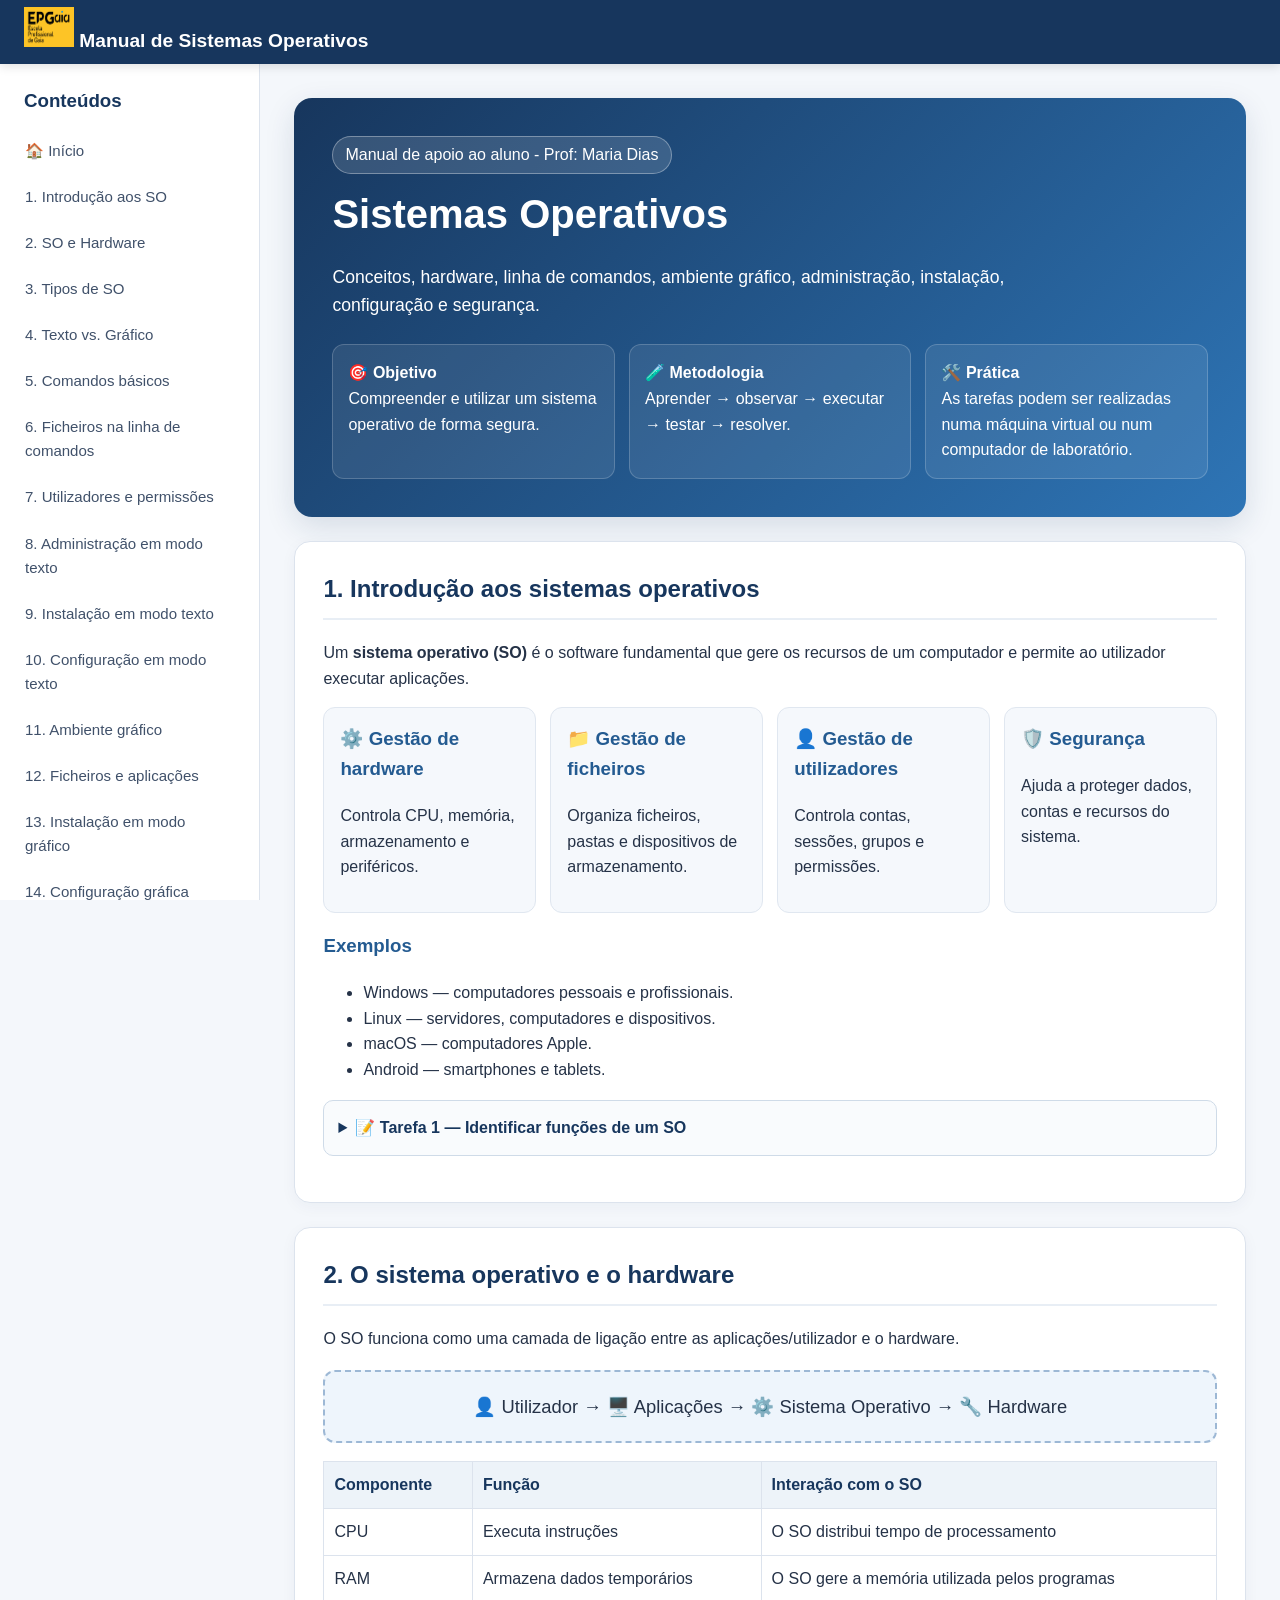
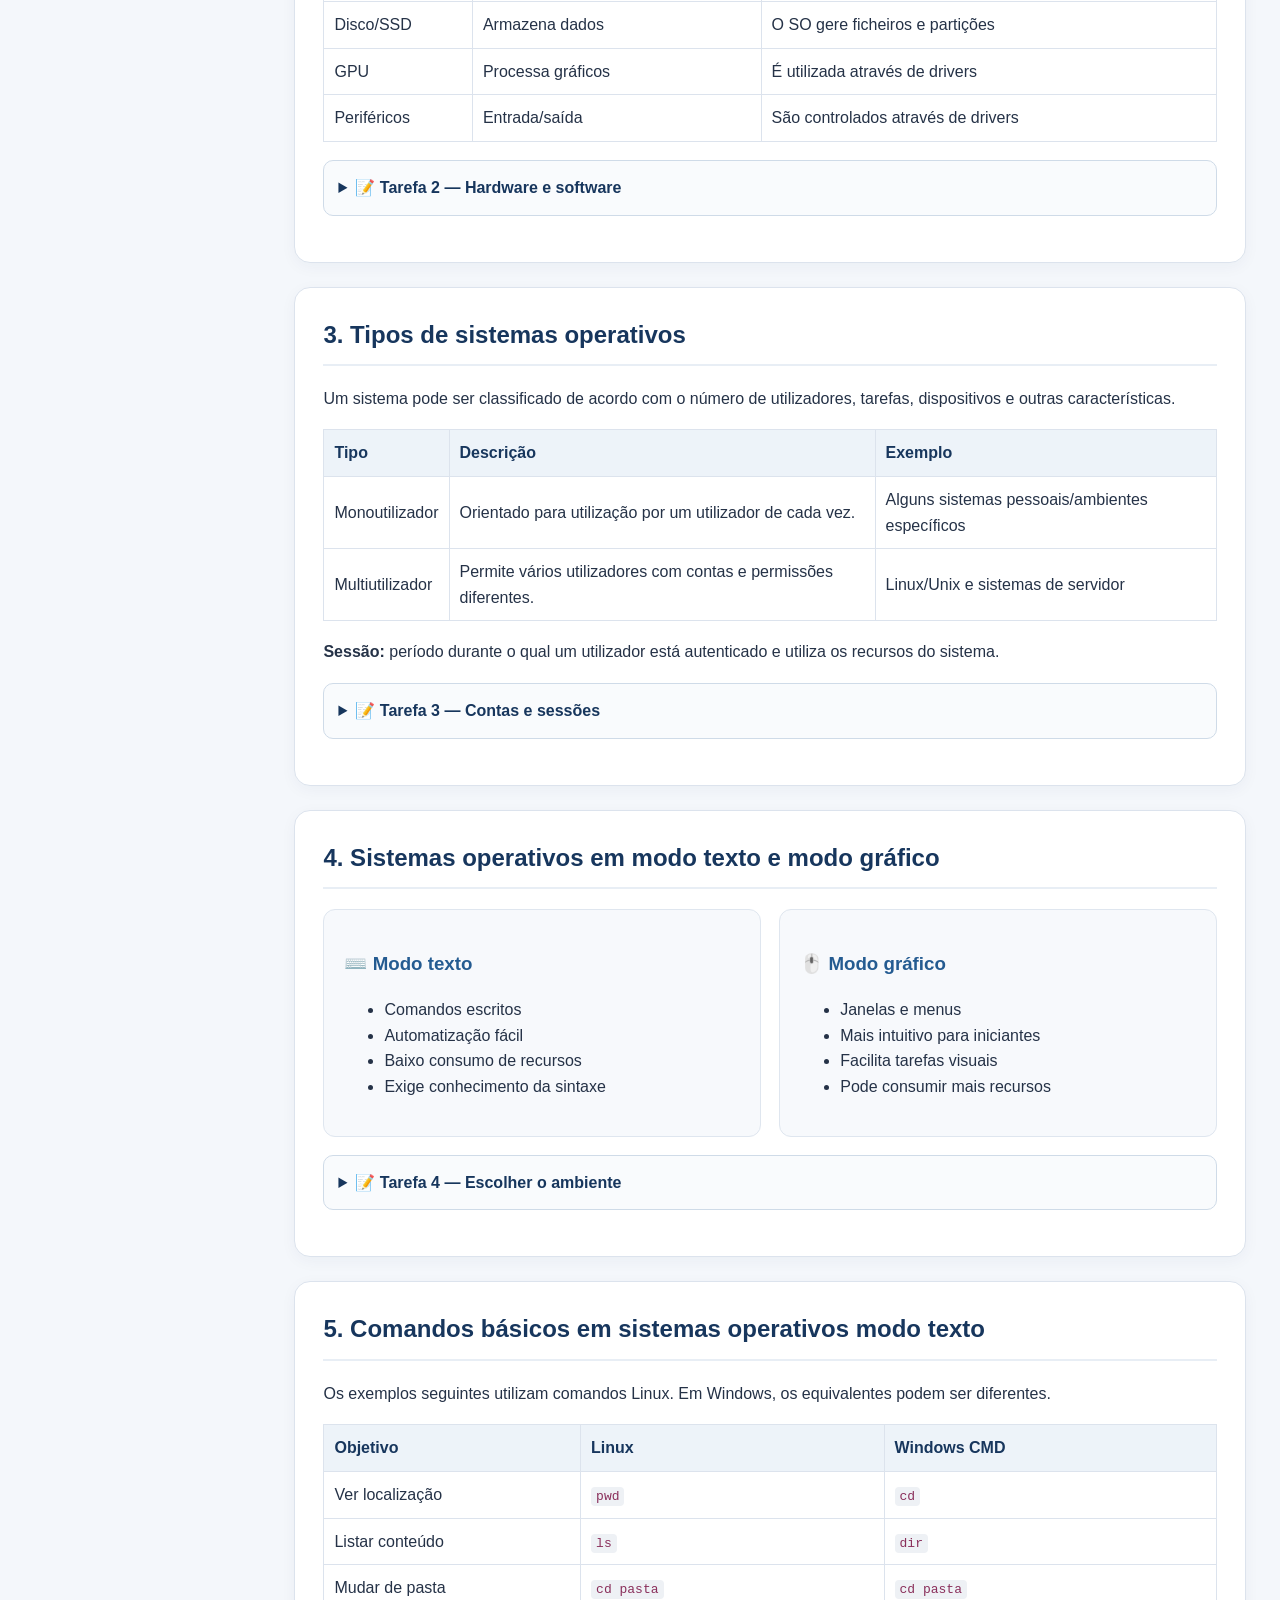
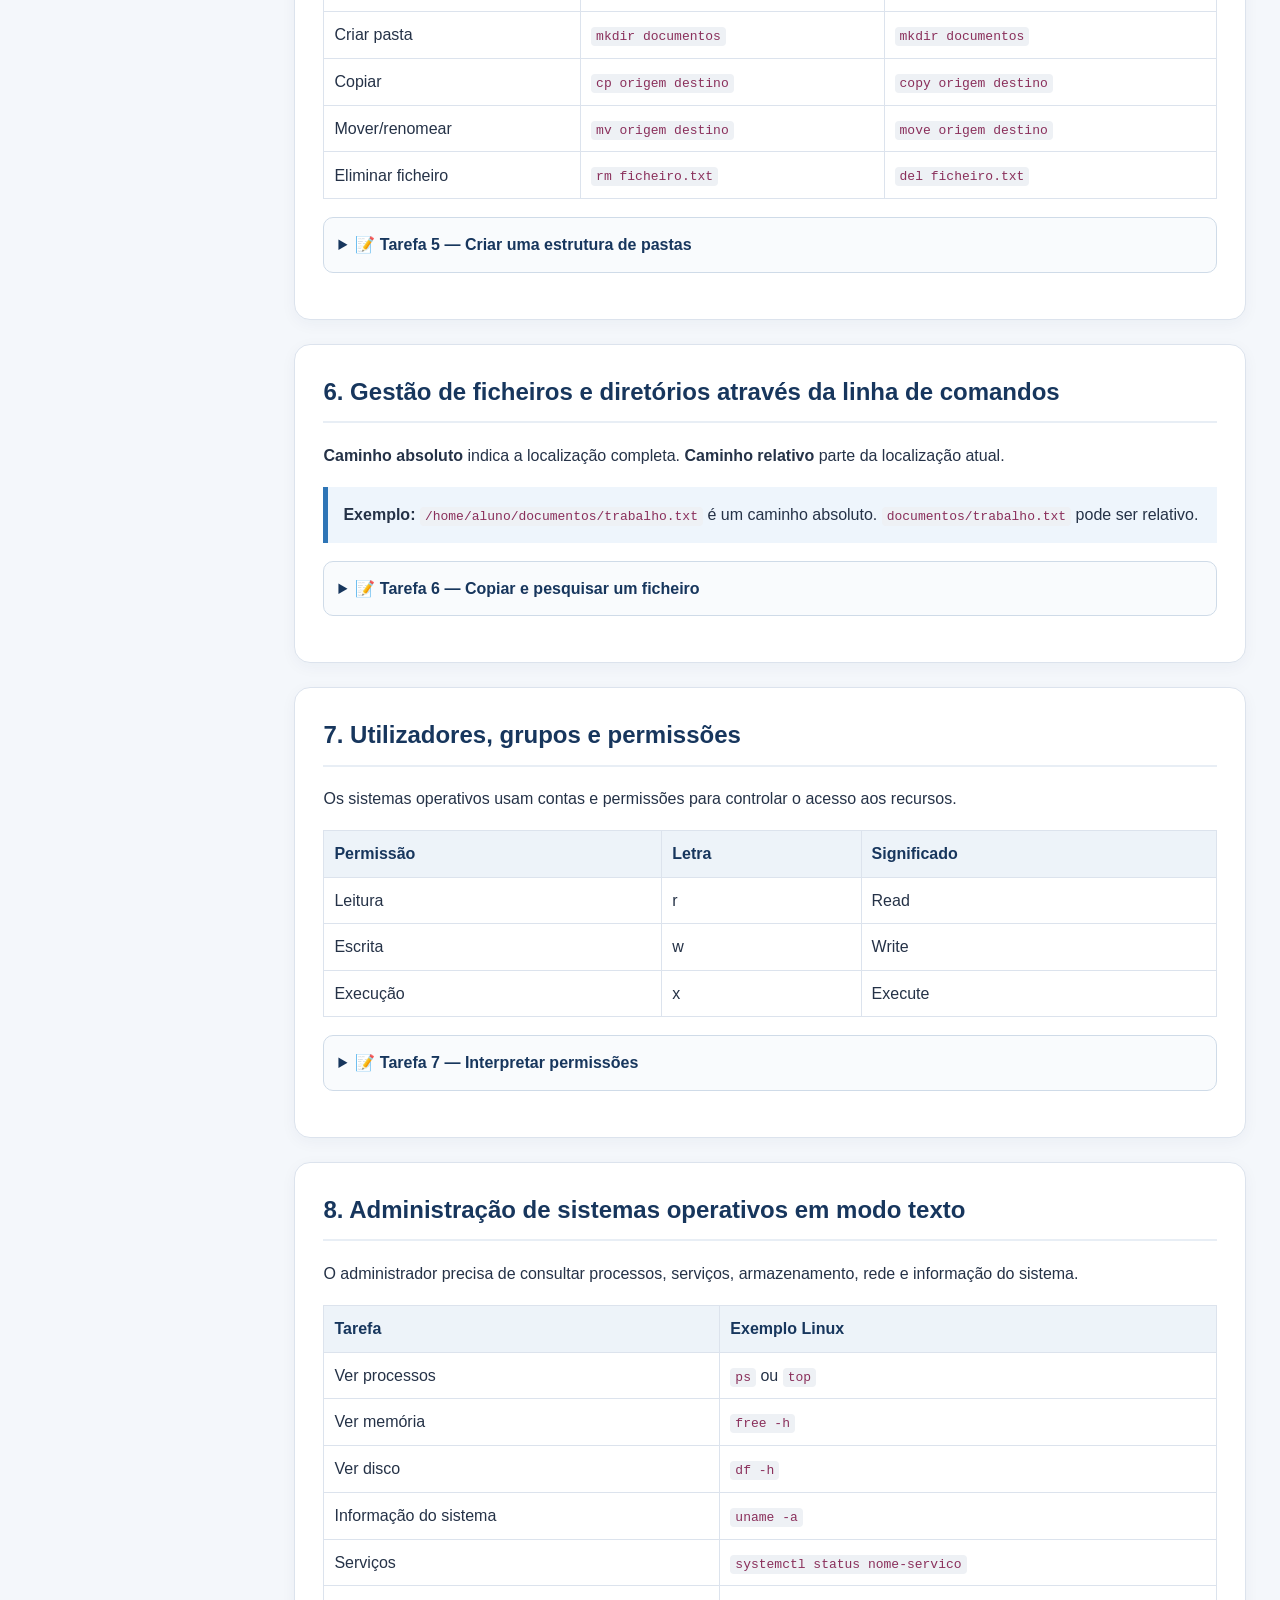
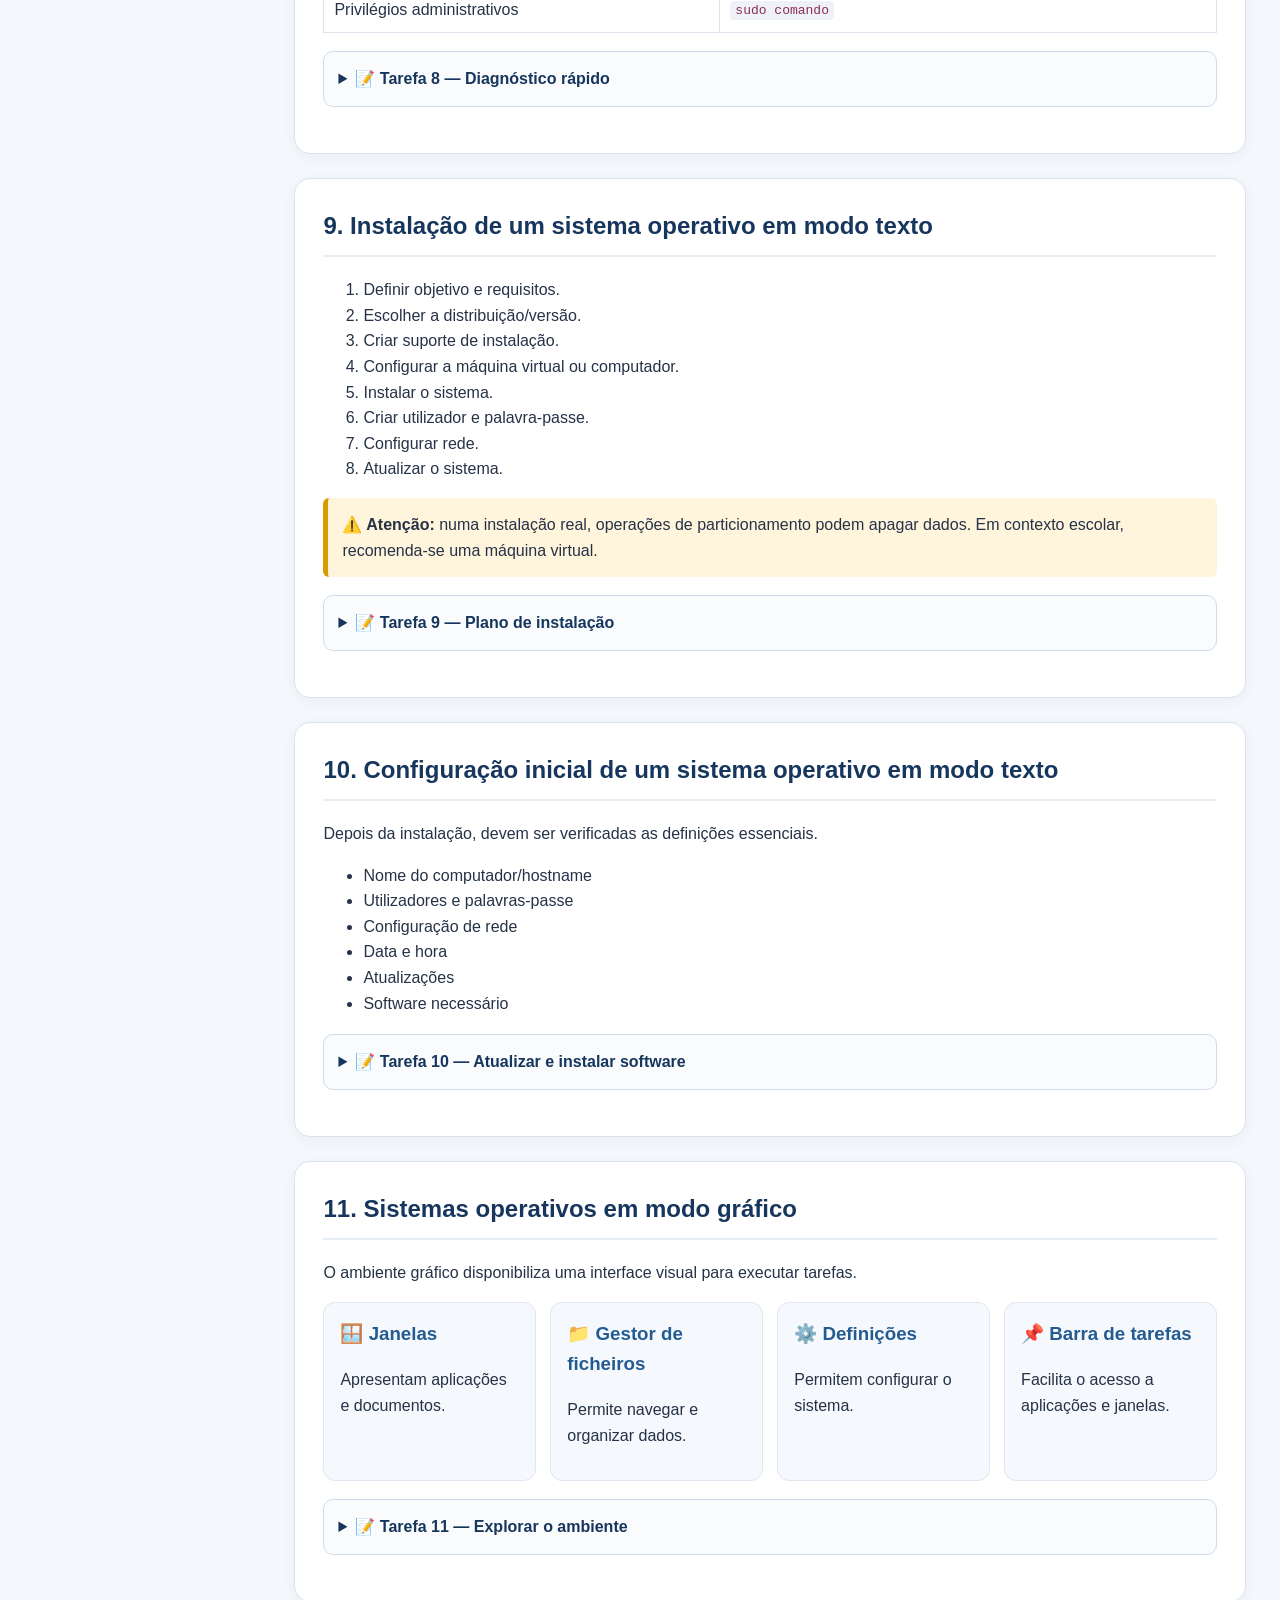
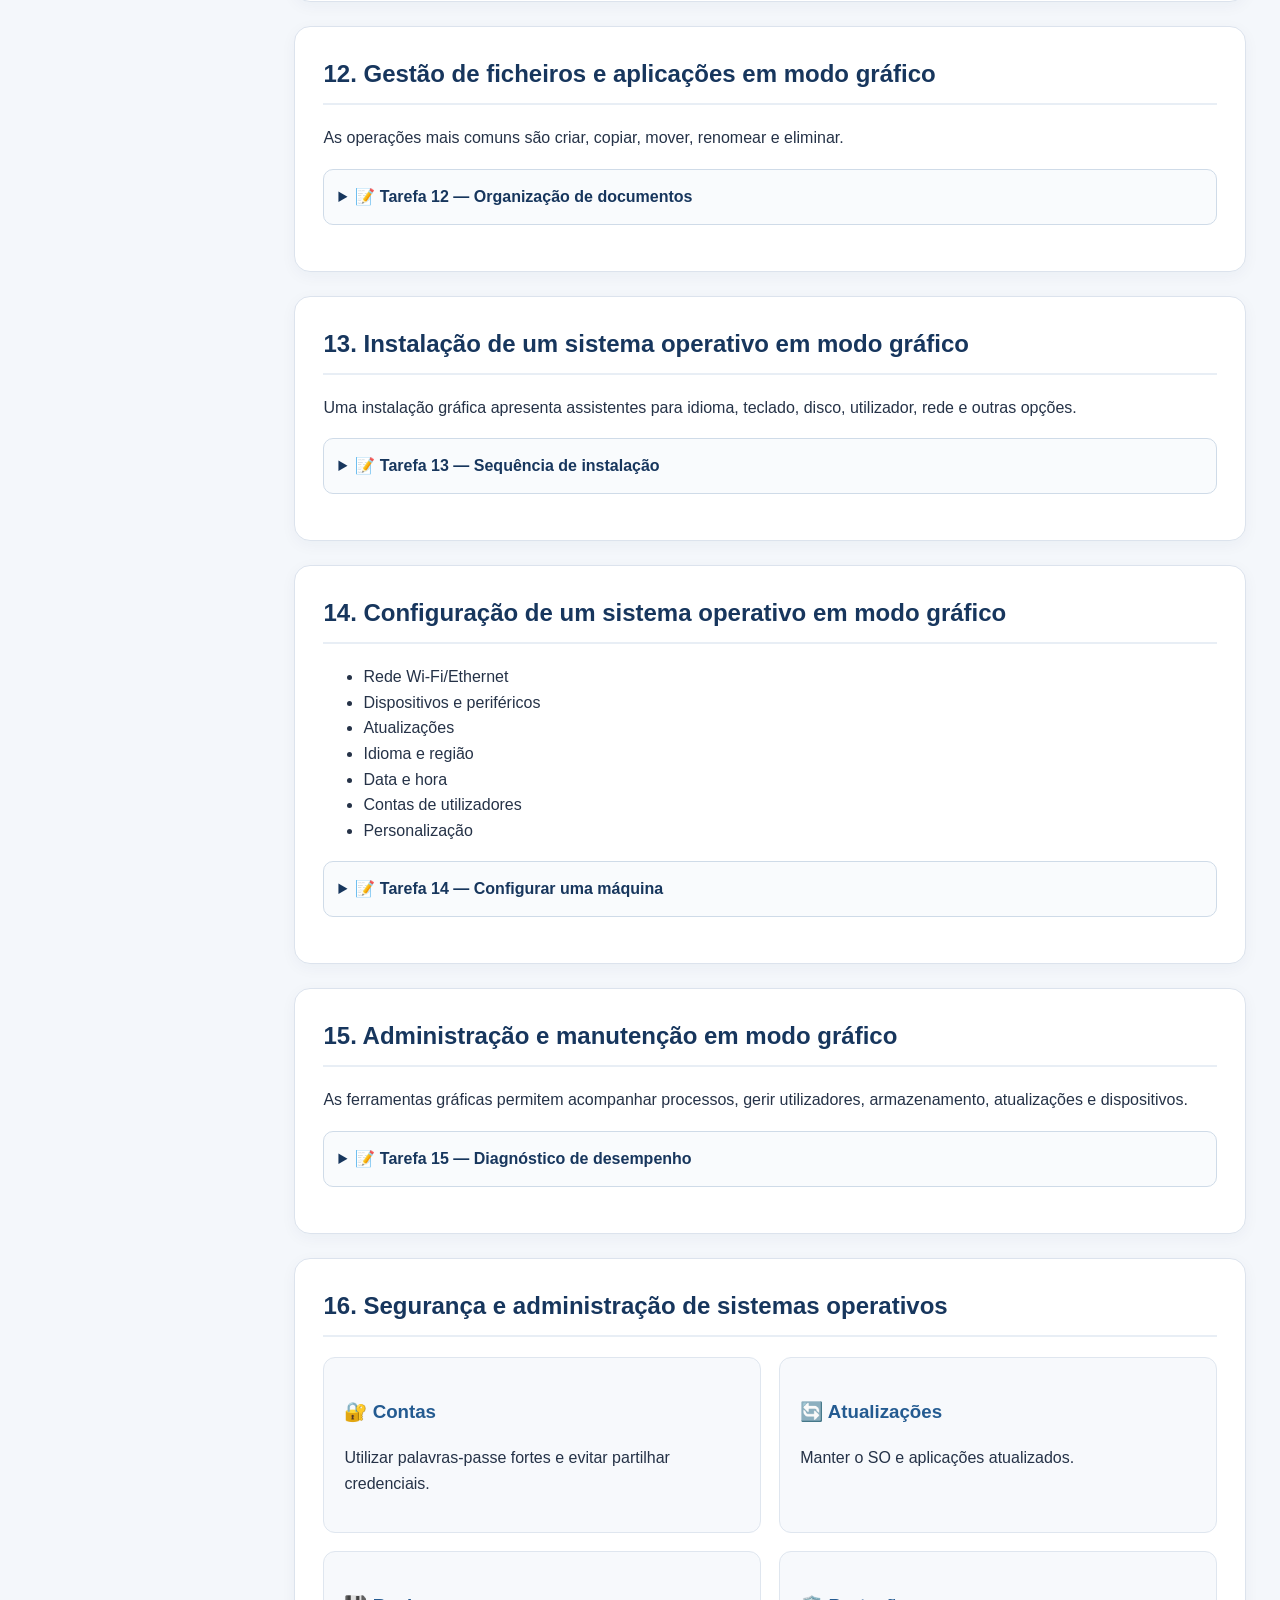
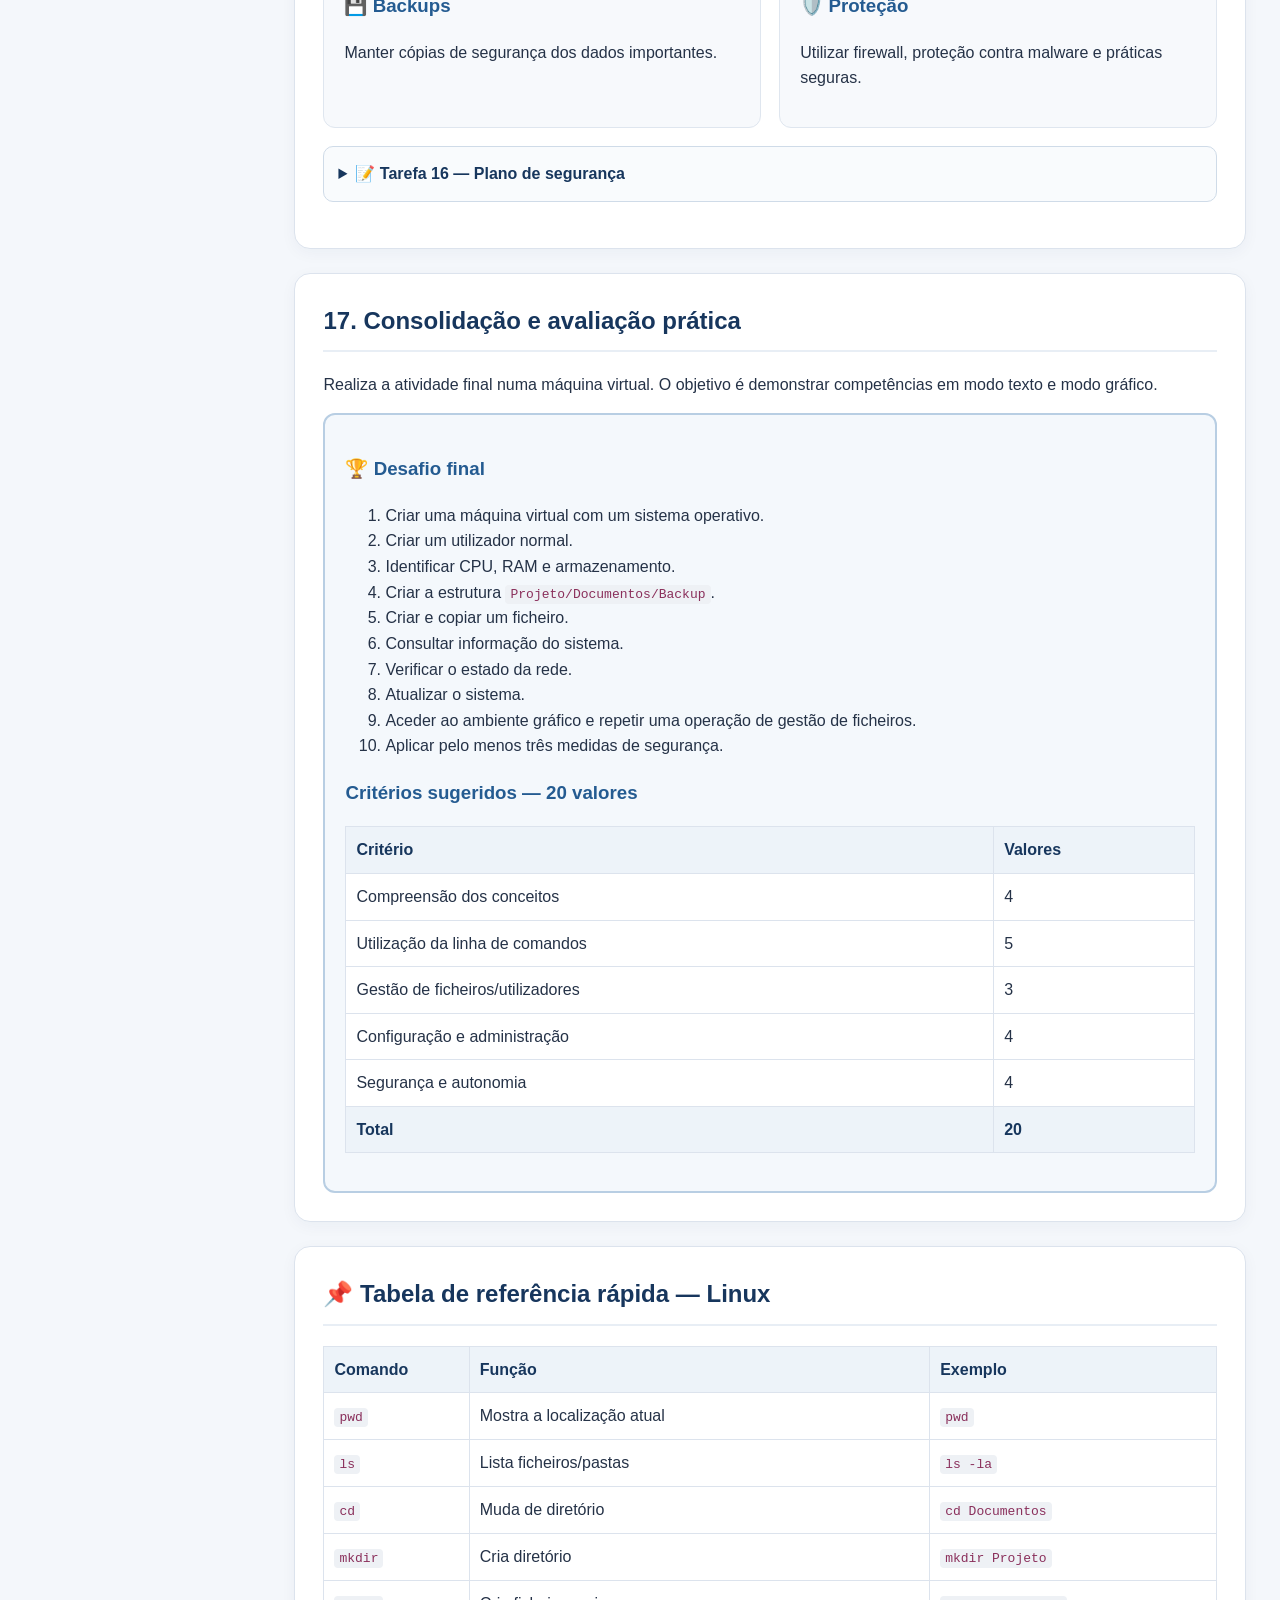
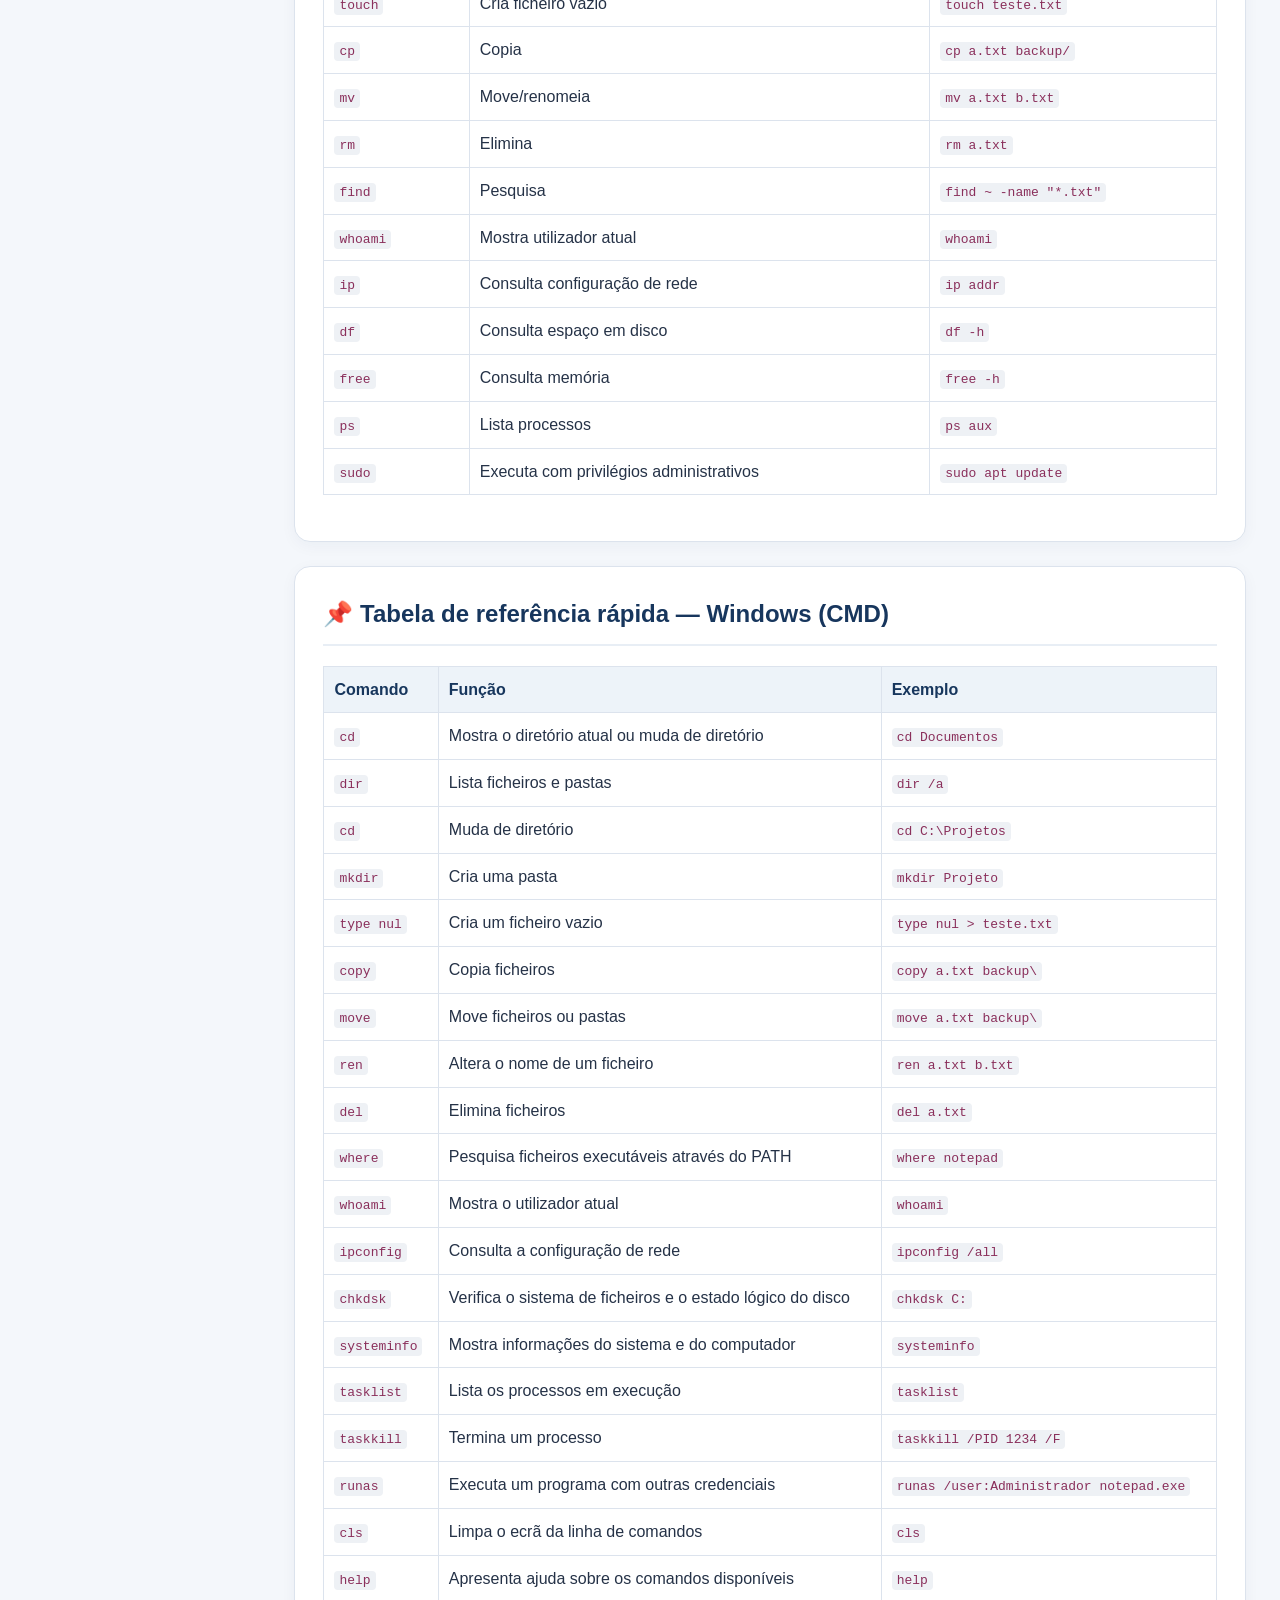
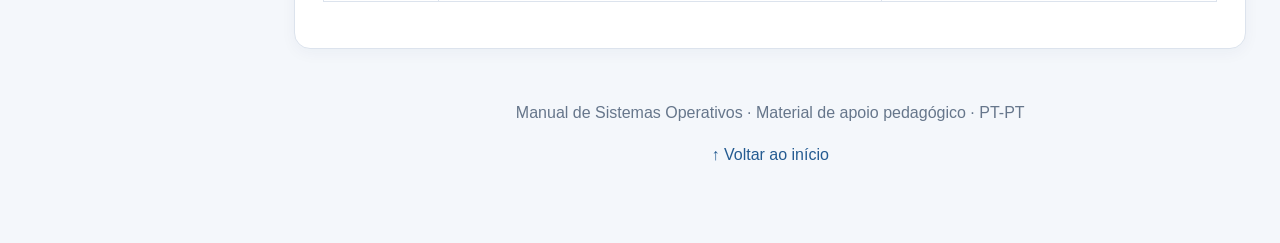
<file: index.html>
<!DOCTYPE html>
<html lang="pt-PT">
<head>
  <meta charset="UTF-8">
  <meta name="viewport" content="width=device-width, initial-scale=1.0">
  <title>Manual de Sistemas Operativos</title>
  <link rel="stylesheet" href="style.css">
</head>
<body>
<header class="topbar">
  <div class="brand"><img src="logo.png" width="50" height="40">
 Manual de Sistemas Operativos</div>
  <button class="menu-btn" onclick="document.body.classList.toggle('menu-open')">☰</button>
</header>

<div class="layout">
<aside class="sidebar">
  <h3>Conteúdos</h3>
  <nav>
    <a href="#inicio">🏠 Início</a>
    <a href="#so">1. Introdução aos SO</a>
    <a href="#hardware">2. SO e Hardware</a>
    <a href="#tipos">3. Tipos de SO</a>
    <a href="#texto-grafico">4. Texto vs. Gráfico</a>
    <a href="#comandos">5. Comandos básicos</a>
    <a href="#ficheiros-cli">6. Ficheiros na linha de comandos</a>
    <a href="#utilizadores">7. Utilizadores e permissões</a>
    <a href="#admin-cli">8. Administração em modo texto</a>
    <a href="#instalacao-cli">9. Instalação em modo texto</a>
    <a href="#config-cli">10. Configuração em modo texto</a>
    <a href="#ambiente-grafico">11. Ambiente gráfico</a>
    <a href="#ficheiros-gui">12. Ficheiros e aplicações</a>
    <a href="#instalacao-gui">13. Instalação em modo gráfico</a>
    <a href="#config-gui">14. Configuração gráfica</a>
    <a href="#admin-gui">15. Administração e manutenção</a>
    <a href="#seguranca">16. Segurança</a>
    <a href="#avaliacao">17. Consolidação e avaliação</a>
    <a href="Ficha_3_CMD.html">18. Fichas</a>
    <a href="#comandos-ref">📌 Tabela de comandos</a>
    
  </nav>
</aside>

<main class="content">
<section id="inicio" class="hero">
  <span class="badge">Manual de apoio ao aluno - Prof: Maria Dias</span>
  <h1>Sistemas Operativos</h1>
  <p>Conceitos, hardware, linha de comandos, ambiente gráfico, administração, instalação, configuração e segurança.</p>
  <div class="hero-grid">
    <div><strong>🎯 Objetivo</strong><br>Compreender e utilizar um sistema operativo de forma segura.</div>
    <div><strong>🧪 Metodologia</strong><br>Aprender → observar → executar → testar → resolver.</div>
    <div><strong>🛠️ Prática</strong><br>As tarefas podem ser realizadas numa máquina virtual ou num computador de laboratório.</div>
  </div>
</section>

<section id="so" class="topic">
<h2>1. Introdução aos sistemas operativos</h2>
<p>Um <strong>sistema operativo (SO)</strong> é o software fundamental que gere os recursos de um computador e permite ao utilizador executar aplicações.</p>
<div class="cards">
<div class="card"><h3>⚙️ Gestão de hardware</h3><p>Controla CPU, memória, armazenamento e periféricos.</p></div>
<div class="card"><h3>📁 Gestão de ficheiros</h3><p>Organiza ficheiros, pastas e dispositivos de armazenamento.</p></div>
<div class="card"><h3>👤 Gestão de utilizadores</h3><p>Controla contas, sessões, grupos e permissões.</p></div>
<div class="card"><h3>🛡️ Segurança</h3><p>Ajuda a proteger dados, contas e recursos do sistema.</p></div>
</div>
<h3>Exemplos</h3>
<ul><li>Windows — computadores pessoais e profissionais.</li><li>Linux — servidores, computadores e dispositivos.</li><li>macOS — computadores Apple.</li><li>Android — smartphones e tablets.</li></ul>
<details><summary>📝 Tarefa 1 — Identificar funções de um SO</summary>
<p><strong>Enunciado:</strong> Indica quatro funções de um sistema operativo e apresenta dois exemplos de sistemas operativos.</p>
<p><strong>Resolução exemplo:</strong> Gestão do hardware, gestão de ficheiros, gestão de utilizadores e gestão de processos. Exemplos: Windows e Linux.</p>
</details>
</section>

<section id="hardware" class="topic">
<h2>2. O sistema operativo e o hardware</h2>
<p>O SO funciona como uma camada de ligação entre as aplicações/utilizador e o hardware.</p>
<div class="diagram">👤 Utilizador → 🖥️ Aplicações → ⚙️ Sistema Operativo → 🔧 Hardware</div>
<table><tr><th>Componente</th><th>Função</th><th>Interação com o SO</th></tr>
<tr><td>CPU</td><td>Executa instruções</td><td>O SO distribui tempo de processamento</td></tr>
<tr><td>RAM</td><td>Armazena dados temporários</td><td>O SO gere a memória utilizada pelos programas</td></tr>
<tr><td>Disco/SSD</td><td>Armazena dados</td><td>O SO gere ficheiros e partições</td></tr>
<tr><td>GPU</td><td>Processa gráficos</td><td>É utilizada através de drivers</td></tr>
<tr><td>Periféricos</td><td>Entrada/saída</td><td>São controlados através de drivers</td></tr>
</table>
<details><summary>📝 Tarefa 2 — Hardware e software</summary>
<p><strong>Enunciado:</strong> Um aluno abre um editor de texto e escreve uma frase. Identifica pelo menos quatro componentes de hardware envolvidos.</p>
<p><strong>Resolução exemplo:</strong> CPU processa instruções; RAM mantém o programa e dados em utilização; teclado fornece entrada; monitor apresenta a informação; SSD pode armazenar o ficheiro.</p>
</details>
</section>

<section id="tipos" class="topic">
<h2>3. Tipos de sistemas operativos</h2>
<p>Um sistema pode ser classificado de acordo com o número de utilizadores, tarefas, dispositivos e outras características.</p>
<table><tr><th>Tipo</th><th>Descrição</th><th>Exemplo</th></tr>
<tr><td>Monoutilizador</td><td>Orientado para utilização por um utilizador de cada vez.</td><td>Alguns sistemas pessoais/ambientes específicos</td></tr>
<tr><td>Multiutilizador</td><td>Permite vários utilizadores com contas e permissões diferentes.</td><td>Linux/Unix e sistemas de servidor</td></tr>
</table>
<p><strong>Sessão:</strong> período durante o qual um utilizador está autenticado e utiliza os recursos do sistema.</p>
<details><summary>📝 Tarefa 3 — Contas e sessões</summary>
<p><strong>Enunciado:</strong> Explica a diferença entre utilizador e sessão.</p>
<p><strong>Resolução:</strong> O utilizador é uma identidade/conta com credenciais e permissões. A sessão é o período de utilização iniciado depois da autenticação.</p>
</details>
</section>

<section id="texto-grafico" class="topic">
<h2>4. Sistemas operativos em modo texto e modo gráfico</h2>
<div class="compare">
<div><h3>⌨️ Modo texto</h3><ul><li>Comandos escritos</li><li>Automatização fácil</li><li>Baixo consumo de recursos</li><li>Exige conhecimento da sintaxe</li></ul></div>
<div><h3>🖱️ Modo gráfico</h3><ul><li>Janelas e menus</li><li>Mais intuitivo para iniciantes</li><li>Facilita tarefas visuais</li><li>Pode consumir mais recursos</li></ul></div>
</div>
<details><summary>📝 Tarefa 4 — Escolher o ambiente</summary>
<p><strong>Enunciado:</strong> Para administrar remotamente um servidor, qual ambiente pode ser particularmente útil?</p>
<p><strong>Resolução exemplo:</strong> O modo texto/terminal é muito útil porque permite administrar o sistema através de SSH, executar comandos rapidamente e automatizar tarefas.</p>
</details>
</section>

<section id="comandos" class="topic">
<h2>5. Comandos básicos em sistemas operativos modo texto</h2>
<p>Os exemplos seguintes utilizam comandos Linux. Em Windows, os equivalentes podem ser diferentes.</p>
<table><tr><th>Objetivo</th><th>Linux</th><th>Windows CMD</th></tr>
<tr><td>Ver localização</td><td><code>pwd</code></td><td><code>cd</code></td></tr>
<tr><td>Listar conteúdo</td><td><code>ls</code></td><td><code>dir</code></td></tr>
<tr><td>Mudar de pasta</td><td><code>cd pasta</code></td><td><code>cd pasta</code></td></tr>
<tr><td>Criar pasta</td><td><code>mkdir documentos</code></td><td><code>mkdir documentos</code></td></tr>
<tr><td>Copiar</td><td><code>cp origem destino</code></td><td><code>copy origem destino</code></td></tr>
<tr><td>Mover/renomear</td><td><code>mv origem destino</code></td><td><code>move origem destino</code></td></tr>
<tr><td>Eliminar ficheiro</td><td><code>rm ficheiro.txt</code></td><td><code>del ficheiro.txt</code></td></tr>
</table>
<details><summary>📝 Tarefa 5 — Criar uma estrutura de pastas</summary>
<p><strong>Objetivo:</strong> criar <code>SO</code>, dentro dela <code>Textos</code> e <code>Imagens</code>.</p>
<p><strong>Resolução Linux:</strong></p>
<pre>mkdir SO
cd SO
mkdir Textos Imagens
ls</pre>
<p><strong>Resultado esperado:</strong> aparecem as pastas <code>Textos</code> e <code>Imagens</code>.</p>
</details>
</section>

<section id="ficheiros-cli" class="topic">
<h2>6. Gestão de ficheiros e diretórios através da linha de comandos</h2>
<p><strong>Caminho absoluto</strong> indica a localização completa. <strong>Caminho relativo</strong> parte da localização atual.</p>
<div class="callout"><strong>Exemplo:</strong> <code>/home/aluno/documentos/trabalho.txt</code> é um caminho absoluto. <code>documentos/trabalho.txt</code> pode ser relativo.</div>
<details><summary>📝 Tarefa 6 — Copiar e pesquisar um ficheiro</summary>
<p><strong>Enunciado:</strong> Cria <code>trabalho.txt</code>, copia-o para <code>backup</code> e procura-o no diretório pessoal.</p>
<p><strong>Resolução Linux:</strong></p>
<pre>touch trabalho.txt
mkdir backup
cp trabalho.txt backup/
find ~ -name "trabalho.txt"</pre>
</details>
</section>

<section id="utilizadores" class="topic">
<h2>7. Utilizadores, grupos e permissões</h2>
<p>Os sistemas operativos usam contas e permissões para controlar o acesso aos recursos.</p>
<table><tr><th>Permissão</th><th>Letra</th><th>Significado</th></tr>
<tr><td>Leitura</td><td>r</td><td>Read</td></tr>
<tr><td>Escrita</td><td>w</td><td>Write</td></tr>
<tr><td>Execução</td><td>x</td><td>Execute</td></tr>
</table>
<details><summary>📝 Tarefa 7 — Interpretar permissões</summary>
<p><strong>Enunciado:</strong> Interpreta <code>-rw-r--r--</code>.</p>
<p><strong>Resolução:</strong> O proprietário pode ler e escrever; o grupo pode ler; os restantes utilizadores podem ler. Não existe permissão de execução.</p>
</details>
</section>

<section id="admin-cli" class="topic">
<h2>8. Administração de sistemas operativos em modo texto</h2>
<p>O administrador precisa de consultar processos, serviços, armazenamento, rede e informação do sistema.</p>
<table><tr><th>Tarefa</th><th>Exemplo Linux</th></tr>
<tr><td>Ver processos</td><td><code>ps</code> ou <code>top</code></td></tr>
<tr><td>Ver memória</td><td><code>free -h</code></td></tr>
<tr><td>Ver disco</td><td><code>df -h</code></td></tr>
<tr><td>Informação do sistema</td><td><code>uname -a</code></td></tr>
<tr><td>Serviços</td><td><code>systemctl status nome-servico</code></td></tr>
<tr><td>Privilégios administrativos</td><td><code>sudo comando</code></td></tr>
</table>
<details><summary>📝 Tarefa 8 — Diagnóstico rápido</summary>
<p><strong>Enunciado:</strong> Um computador está com pouco espaço em disco. Que comando podes usar primeiro?</p>
<p><strong>Resolução:</strong> <code>df -h</code> permite consultar o espaço utilizado e disponível nos sistemas de ficheiros.</p>
</details>
</section>

<section id="instalacao-cli" class="topic">
<h2>9. Instalação de um sistema operativo em modo texto</h2>
<ol><li>Definir objetivo e requisitos.</li><li>Escolher a distribuição/versão.</li><li>Criar suporte de instalação.</li><li>Configurar a máquina virtual ou computador.</li><li>Instalar o sistema.</li><li>Criar utilizador e palavra-passe.</li><li>Configurar rede.</li><li>Atualizar o sistema.</li></ol>
<div class="warning"><strong>⚠️ Atenção:</strong> numa instalação real, operações de particionamento podem apagar dados. Em contexto escolar, recomenda-se uma máquina virtual.</div>
<details><summary>📝 Tarefa 9 — Plano de instalação</summary>
<p><strong>Enunciado:</strong> Cria um plano de instalação de Ubuntu Server numa máquina virtual.</p>
<p><strong>Resolução exemplo:</strong> Criar VM → definir RAM/CPU/disco → associar ISO → iniciar instalação → criar utilizador → configurar rede → atualizar pacotes → testar ligação.</p>
</details>
</section>

<section id="config-cli" class="topic">
<h2>10. Configuração inicial de um sistema operativo em modo texto</h2>
<p>Depois da instalação, devem ser verificadas as definições essenciais.</p>
<ul><li>Nome do computador/hostname</li><li>Utilizadores e palavras-passe</li><li>Configuração de rede</li><li>Data e hora</li><li>Atualizações</li><li>Software necessário</li></ul>
<details><summary>📝 Tarefa 10 — Atualizar e instalar software</summary>
<p><strong>Enunciado:</strong> Num Ubuntu/Debian, atualiza a lista de pacotes e instala o editor <code>nano</code>.</p>
<p><strong>Resolução:</strong></p>
<pre>sudo apt update
sudo apt install nano</pre>
</details>
</section>

<section id="ambiente-grafico" class="topic">
<h2>11. Sistemas operativos em modo gráfico</h2>
<p>O ambiente gráfico disponibiliza uma interface visual para executar tarefas.</p>
<div class="cards">
<div class="card"><h3>🪟 Janelas</h3><p>Apresentam aplicações e documentos.</p></div>
<div class="card"><h3>📁 Gestor de ficheiros</h3><p>Permite navegar e organizar dados.</p></div>
<div class="card"><h3>⚙️ Definições</h3><p>Permitem configurar o sistema.</p></div>
<div class="card"><h3>📌 Barra de tarefas</h3><p>Facilita o acesso a aplicações e janelas.</p></div>
</div>
<details><summary>📝 Tarefa 11 — Explorar o ambiente</summary>
<p><strong>Enunciado:</strong> Abre o gestor de ficheiros e identifica: diretório pessoal, barra de navegação, área de conteúdo e definições.</p>
<p><strong>Resolução exemplo:</strong> O aluno deve indicar corretamente cada componente e explicar a sua função.</p>
</details>
</section>

<section id="ficheiros-gui" class="topic">
<h2>12. Gestão de ficheiros e aplicações em modo gráfico</h2>
<p>As operações mais comuns são criar, copiar, mover, renomear e eliminar.</p>
<details><summary>📝 Tarefa 12 — Organização de documentos</summary>
<p><strong>Enunciado:</strong> No ambiente gráfico, cria a pasta <code>ProjetoSO</code> com subpastas <code>Documentos</code>, <code>Imagens</code> e <code>Backup</code>. Cria um ficheiro de texto e copia-o para Backup.</p>
<p><strong>Resolução exemplo:</strong> Criar pasta → abrir pasta → criar três subpastas → criar ficheiro em Documentos → selecionar ficheiro → Copiar → abrir Backup → Colar.</p>
</details>
</section>

<section id="instalacao-gui" class="topic">
<h2>13. Instalação de um sistema operativo em modo gráfico</h2>
<p>Uma instalação gráfica apresenta assistentes para idioma, teclado, disco, utilizador, rede e outras opções.</p>
<details><summary>📝 Tarefa 13 — Sequência de instalação</summary>
<p><strong>Enunciado:</strong> Ordena: criar utilizador; selecionar idioma; particionar disco; configurar teclado; instalar ficheiros.</p>
<p><strong>Resolução exemplo:</strong> Idioma → teclado → disco/partições → instalação dos ficheiros → criação/configuração do utilizador. A ordem exata pode variar conforme o instalador.</p>
</details>
</section>

<section id="config-gui" class="topic">
<h2>14. Configuração de um sistema operativo em modo gráfico</h2>
<ul><li>Rede Wi-Fi/Ethernet</li><li>Dispositivos e periféricos</li><li>Atualizações</li><li>Idioma e região</li><li>Data e hora</li><li>Contas de utilizadores</li><li>Personalização</li></ul>
<details><summary>📝 Tarefa 14 — Configurar uma máquina</summary>
<p><strong>Enunciado:</strong> Configura uma máquina para um novo utilizador: define idioma PT-PT, data/hora corretas, rede e atualizações.</p>
<p><strong>Resolução exemplo:</strong> Abrir Definições → Região/Idioma → Data e hora → Rede → Atualizações → reiniciar se necessário → testar Internet.</p>
</details>
</section>

<section id="admin-gui" class="topic">
<h2>15. Administração e manutenção em modo gráfico</h2>
<p>As ferramentas gráficas permitem acompanhar processos, gerir utilizadores, armazenamento, atualizações e dispositivos.</p>
<details><summary>📝 Tarefa 15 — Diagnóstico de desempenho</summary>
<p><strong>Enunciado:</strong> Um programa deixou de responder. Como podes verificar o problema?</p>
<p><strong>Resolução exemplo:</strong> Abrir o Gestor de Tarefas/Monitor do Sistema, identificar o processo que não responde, verificar CPU/RAM e, se necessário, terminar a aplicação.</p>
</details>
</section>

<section id="seguranca" class="topic">
<h2>16. Segurança e administração de sistemas operativos</h2>
<div class="security-grid">
<div><h3>🔐 Contas</h3><p>Utilizar palavras-passe fortes e evitar partilhar credenciais.</p></div>
<div><h3>🔄 Atualizações</h3><p>Manter o SO e aplicações atualizados.</p></div>
<div><h3>💾 Backups</h3><p>Manter cópias de segurança dos dados importantes.</p></div>
<div><h3>🛡️ Proteção</h3><p>Utilizar firewall, proteção contra malware e práticas seguras.</p></div>
</div>
<details><summary>📝 Tarefa 16 — Plano de segurança</summary>
<p><strong>Enunciado:</strong> Cria cinco regras de segurança para um computador escolar.</p>
<p><strong>Resolução exemplo:</strong> 1) Usar palavra-passe forte; 2) não partilhar credenciais; 3) atualizar o SO; 4) realizar backups; 5) não instalar software de fontes desconhecidas.</p>
</details>
</section>

<section id="avaliacao" class="topic">
<h2>17. Consolidação e avaliação prática</h2>
<p>Realiza a atividade final numa máquina virtual. O objetivo é demonstrar competências em modo texto e modo gráfico.</p>
<div class="task-final">
<h3>🏆 Desafio final</h3>
<ol>
<li>Criar uma máquina virtual com um sistema operativo.</li>
<li>Criar um utilizador normal.</li>
<li>Identificar CPU, RAM e armazenamento.</li>
<li>Criar a estrutura <code>Projeto/Documentos/Backup</code>.</li>
<li>Criar e copiar um ficheiro.</li>
<li>Consultar informação do sistema.</li>
<li>Verificar o estado da rede.</li>
<li>Atualizar o sistema.</li>
<li>Aceder ao ambiente gráfico e repetir uma operação de gestão de ficheiros.</li>
<li>Aplicar pelo menos três medidas de segurança.</li>
</ol>
<h3>Critérios sugeridos — 20 valores</h3>
<table><tr><th>Critério</th><th>Valores</th></tr>
<tr><td>Compreensão dos conceitos</td><td>4</td></tr>
<tr><td>Utilização da linha de comandos</td><td>5</td></tr>
<tr><td>Gestão de ficheiros/utilizadores</td><td>3</td></tr>
<tr><td>Configuração e administração</td><td>4</td></tr>
<tr><td>Segurança e autonomia</td><td>4</td></tr>
<tr><th>Total</th><th>20</th></tr>
</table>
</div>
</section>

<section id="comandos-ref" class="topic">
<h2>📌 Tabela de referência rápida — Linux</h2>
<table><tr><th>Comando</th><th>Função</th><th>Exemplo</th></tr>
<tr><td><code>pwd</code></td><td>Mostra a localização atual</td><td><code>pwd</code></td></tr>
<tr><td><code>ls</code></td><td>Lista ficheiros/pastas</td><td><code>ls -la</code></td></tr>
<tr><td><code>cd</code></td><td>Muda de diretório</td><td><code>cd Documentos</code></td></tr>
<tr><td><code>mkdir</code></td><td>Cria diretório</td><td><code>mkdir Projeto</code></td></tr>
<tr><td><code>touch</code></td><td>Cria ficheiro vazio</td><td><code>touch teste.txt</code></td></tr>
<tr><td><code>cp</code></td><td>Copia</td><td><code>cp a.txt backup/</code></td></tr>
<tr><td><code>mv</code></td><td>Move/renomeia</td><td><code>mv a.txt b.txt</code></td></tr>
<tr><td><code>rm</code></td><td>Elimina</td><td><code>rm a.txt</code></td></tr>
<tr><td><code>find</code></td><td>Pesquisa</td><td><code>find ~ -name "*.txt"</code></td></tr>
<tr><td><code>whoami</code></td><td>Mostra utilizador atual</td><td><code>whoami</code></td></tr>
<tr><td><code>ip</code></td><td>Consulta configuração de rede</td><td><code>ip addr</code></td></tr>
<tr><td><code>df</code></td><td>Consulta espaço em disco</td><td><code>df -h</code></td></tr>
<tr><td><code>free</code></td><td>Consulta memória</td><td><code>free -h</code></td></tr>
<tr><td><code>ps</code></td><td>Lista processos</td><td><code>ps aux</code></td></tr>
<tr><td><code>sudo</code></td><td>Executa com privilégios administrativos</td><td><code>sudo apt update</code></td></tr>
</table>
</section>

  
<section id="comandos-ref" class="topic">
<h2>📌 Tabela de referência rápida — Windows (CMD)</h2>

<table>
<tr>
    <th>Comando</th>
    <th>Função</th>
    <th>Exemplo</th>
</tr>

<tr>
    <td><code>cd</code></td>
    <td>Mostra o diretório atual ou muda de diretório</td>
    <td><code>cd Documentos</code></td>
</tr>

<tr>
    <td><code>dir</code></td>
    <td>Lista ficheiros e pastas</td>
    <td><code>dir /a</code></td>
</tr>

<tr>
    <td><code>cd</code></td>
    <td>Muda de diretório</td>
    <td><code>cd C:\Projetos</code></td>
</tr>

<tr>
    <td><code>mkdir</code></td>
    <td>Cria uma pasta</td>
    <td><code>mkdir Projeto</code></td>
</tr>

<tr>
    <td><code>type nul</code></td>
    <td>Cria um ficheiro vazio</td>
    <td><code>type nul > teste.txt</code></td>
</tr>

<tr>
    <td><code>copy</code></td>
    <td>Copia ficheiros</td>
    <td><code>copy a.txt backup\</code></td>
</tr>

<tr>
    <td><code>move</code></td>
    <td>Move ficheiros ou pastas</td>
    <td><code>move a.txt backup\</code></td>
</tr>

<tr>
    <td><code>ren</code></td>
    <td>Altera o nome de um ficheiro</td>
    <td><code>ren a.txt b.txt</code></td>
</tr>

<tr>
    <td><code>del</code></td>
    <td>Elimina ficheiros</td>
    <td><code>del a.txt</code></td>
</tr>

<tr>
    <td><code>where</code></td>
    <td>Pesquisa ficheiros executáveis através do PATH</td>
    <td><code>where notepad</code></td>
</tr>

<tr>
    <td><code>whoami</code></td>
    <td>Mostra o utilizador atual</td>
    <td><code>whoami</code></td>
</tr>

<tr>
    <td><code>ipconfig</code></td>
    <td>Consulta a configuração de rede</td>
    <td><code>ipconfig /all</code></td>
</tr>

<tr>
    <td><code>chkdsk</code></td>
    <td>Verifica o sistema de ficheiros e o estado lógico do disco</td>
    <td><code>chkdsk C:</code></td>
</tr>

<tr>
    <td><code>systeminfo</code></td>
    <td>Mostra informações do sistema e do computador</td>
    <td><code>systeminfo</code></td>
</tr>

<tr>
    <td><code>tasklist</code></td>
    <td>Lista os processos em execução</td>
    <td><code>tasklist</code></td>
</tr>

<tr>
    <td><code>taskkill</code></td>
    <td>Termina um processo</td>
    <td><code>taskkill /PID 1234 /F</code></td>
</tr>

<tr>
    <td><code>runas</code></td>
    <td>Executa um programa com outras credenciais</td>
    <td><code>runas /user:Administrador notepad.exe</code></td>
</tr>

<tr>
    <td><code>cls</code></td>
    <td>Limpa o ecrã da linha de comandos</td>
    <td><code>cls</code></td>
</tr>

<tr>
    <td><code>help</code></td>
    <td>Apresenta ajuda sobre os comandos disponíveis</td>
    <td><code>help</code></td>
</tr>
</table>
</section>


  
<footer>
<p>Manual de Sistemas Operativos · Material de apoio pedagógico · PT-PT</p>
<p><a href="#inicio">↑ Voltar ao início</a></p>
</footer>
</main>
</div>
</body>
</html>
</file>
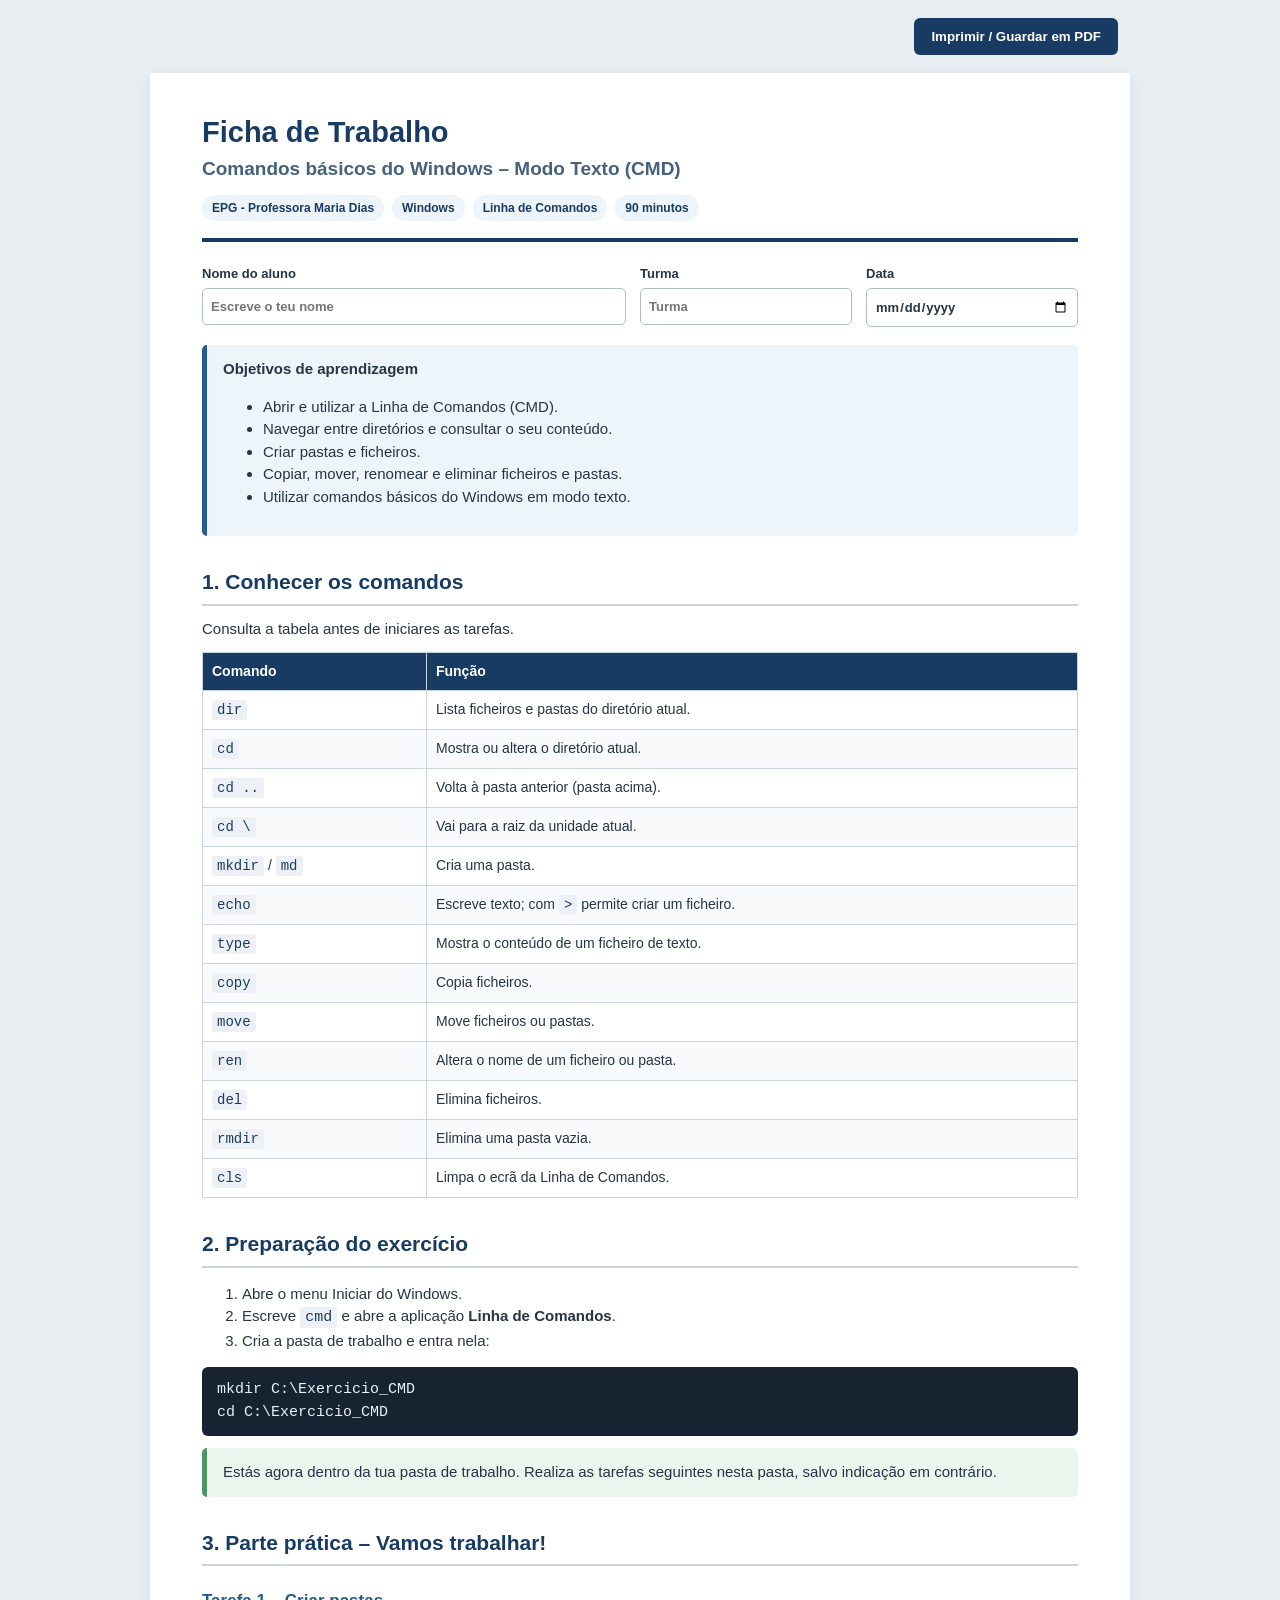
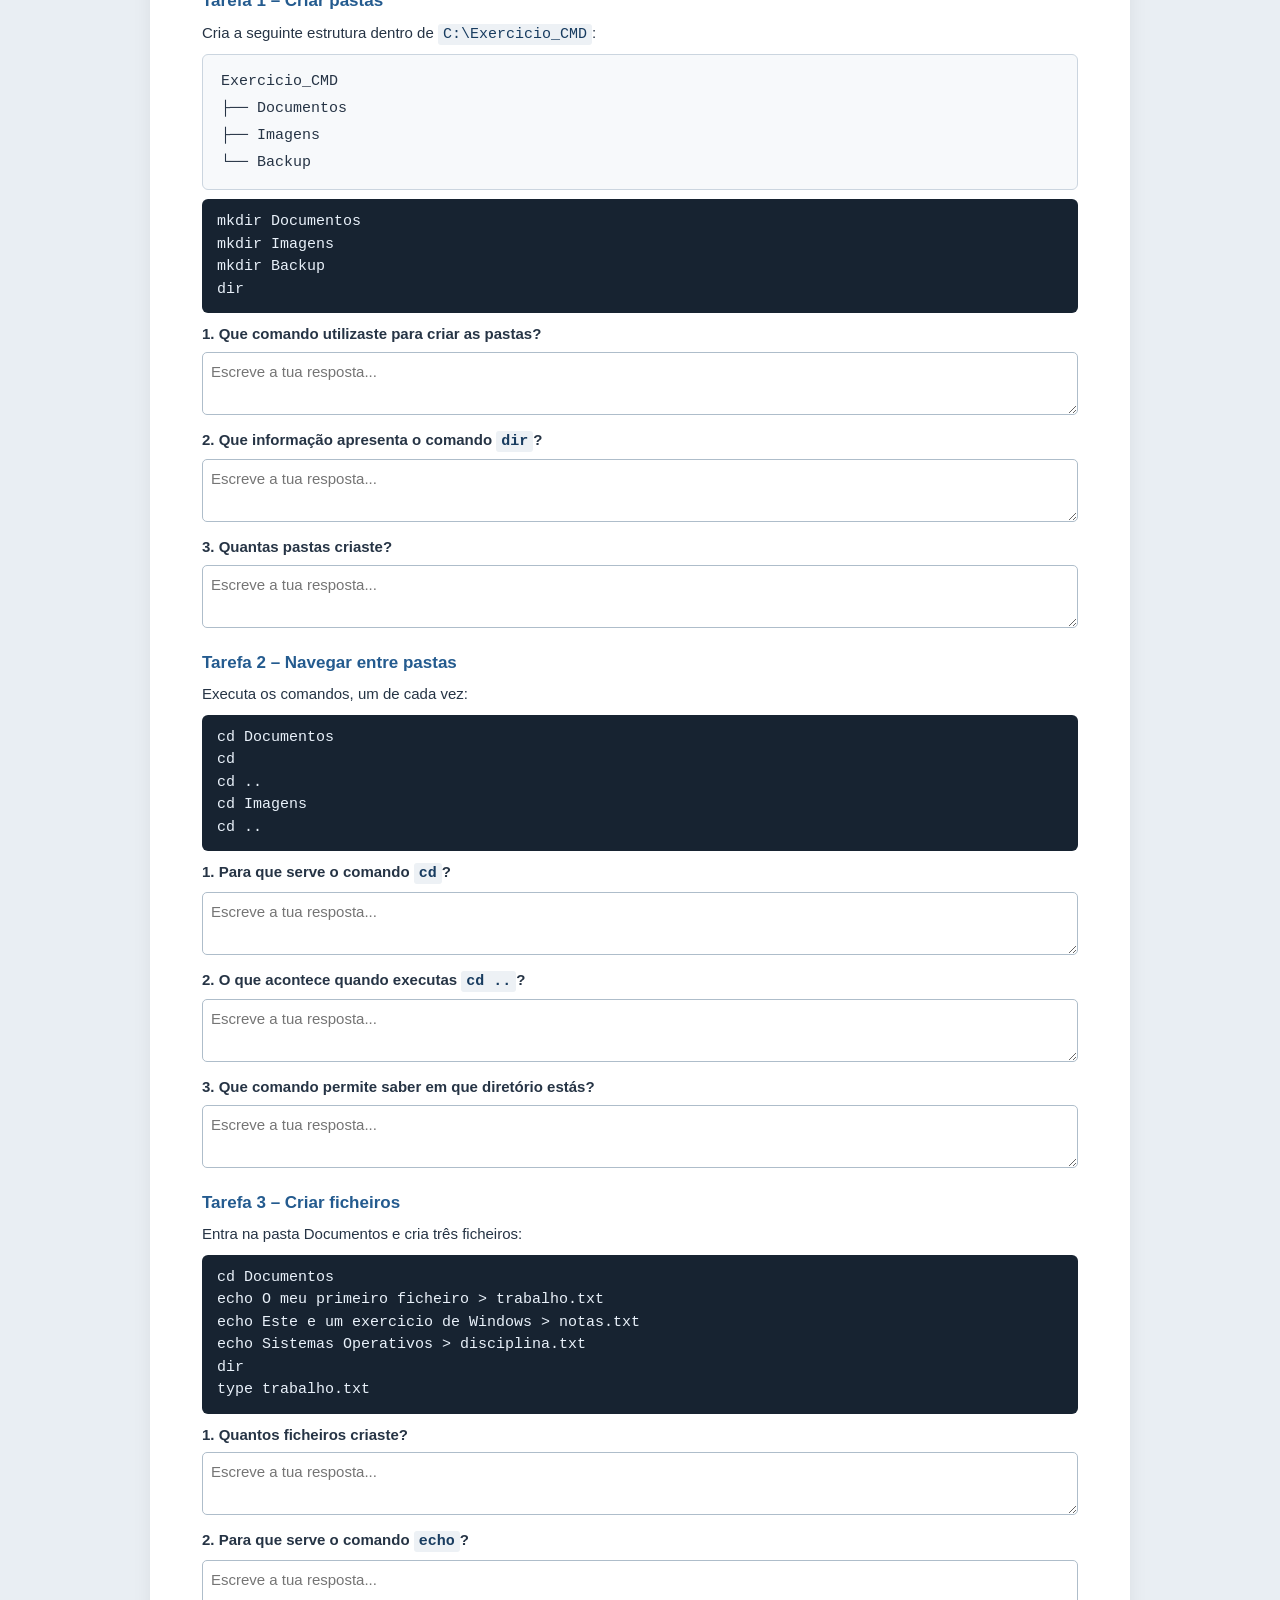
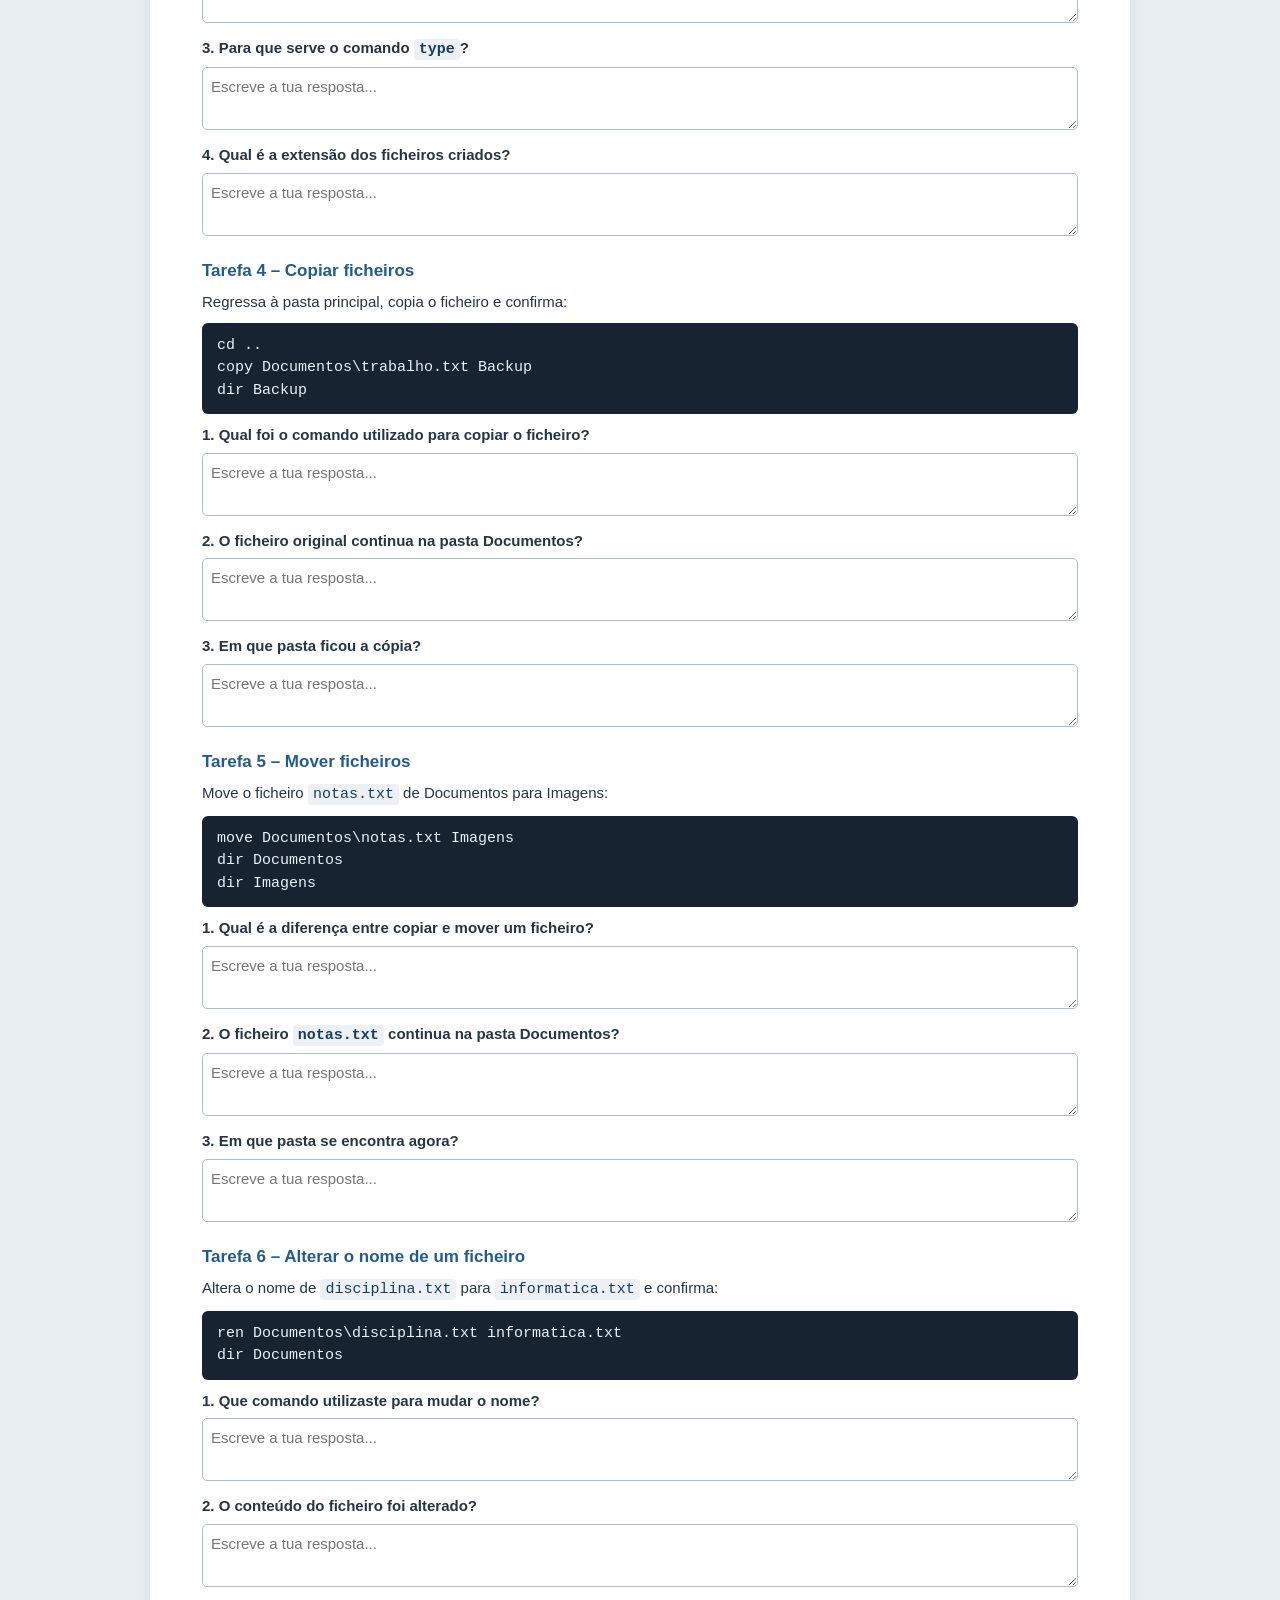
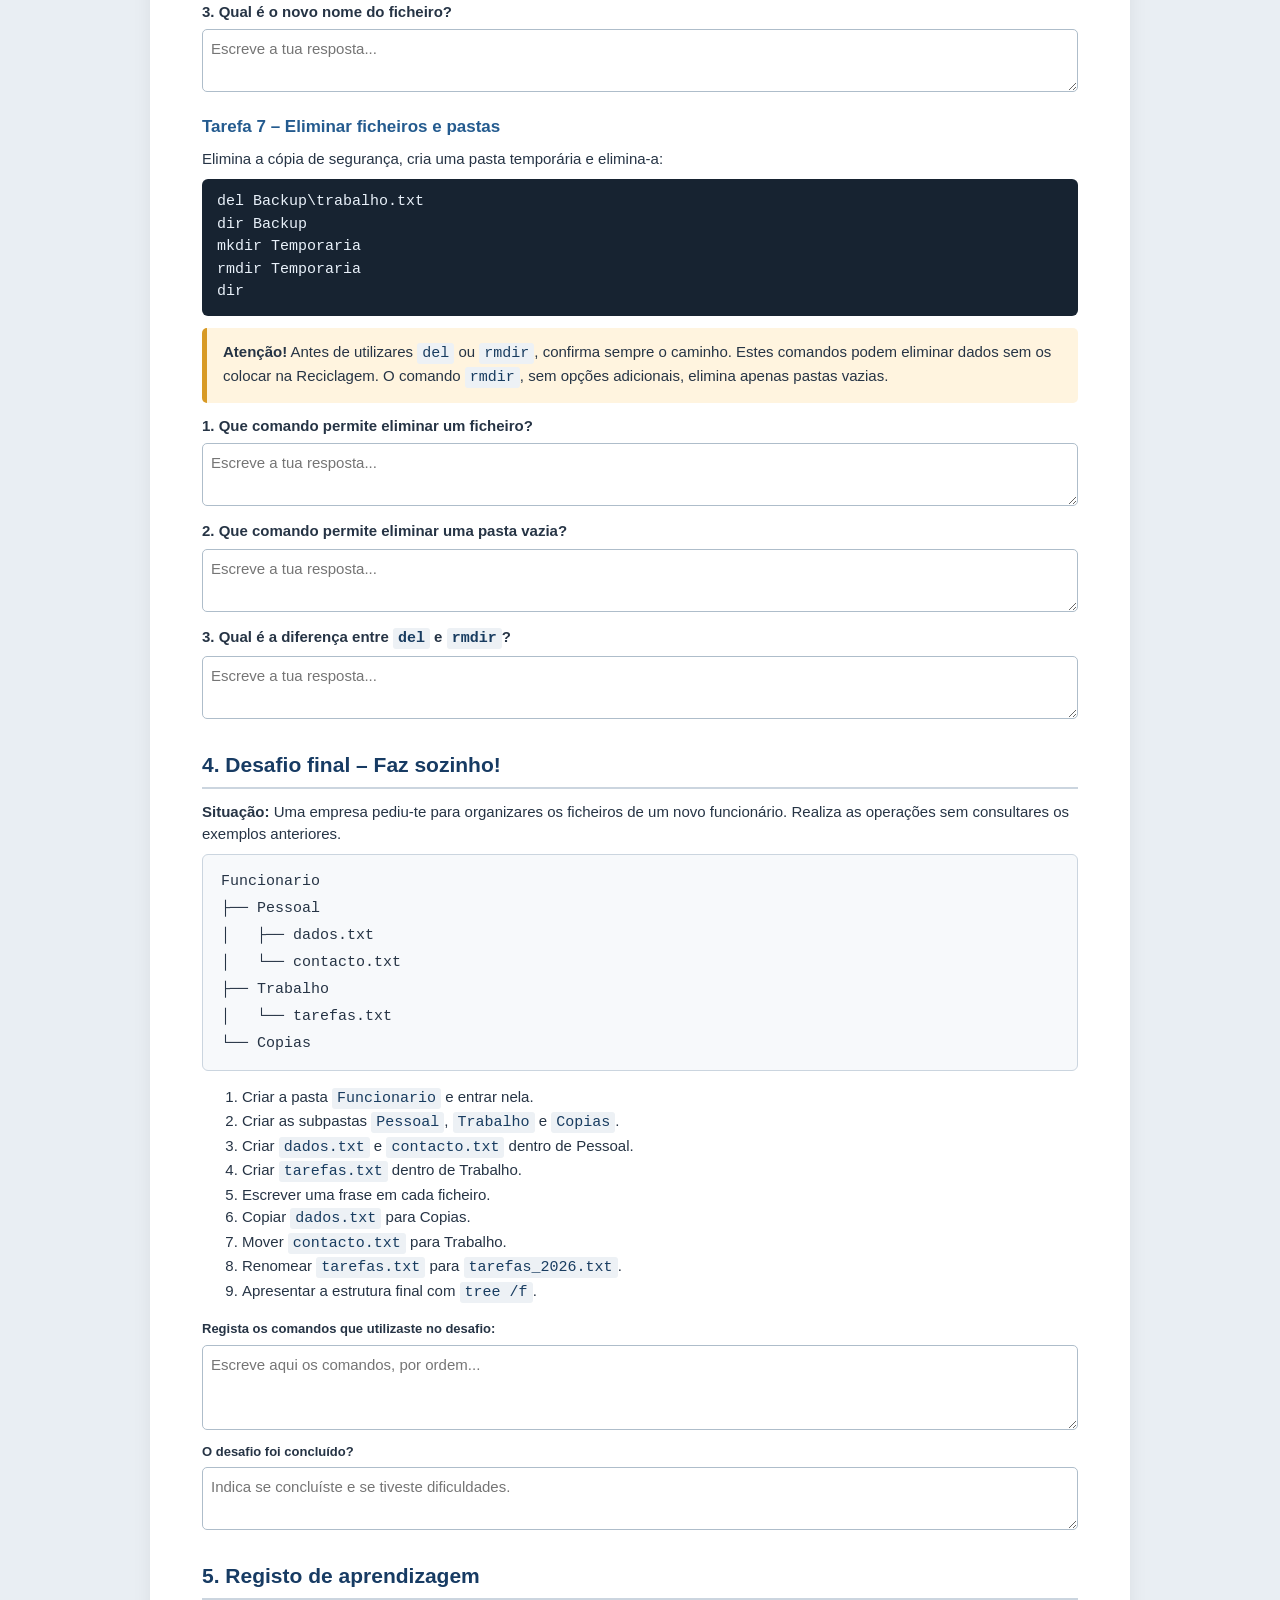
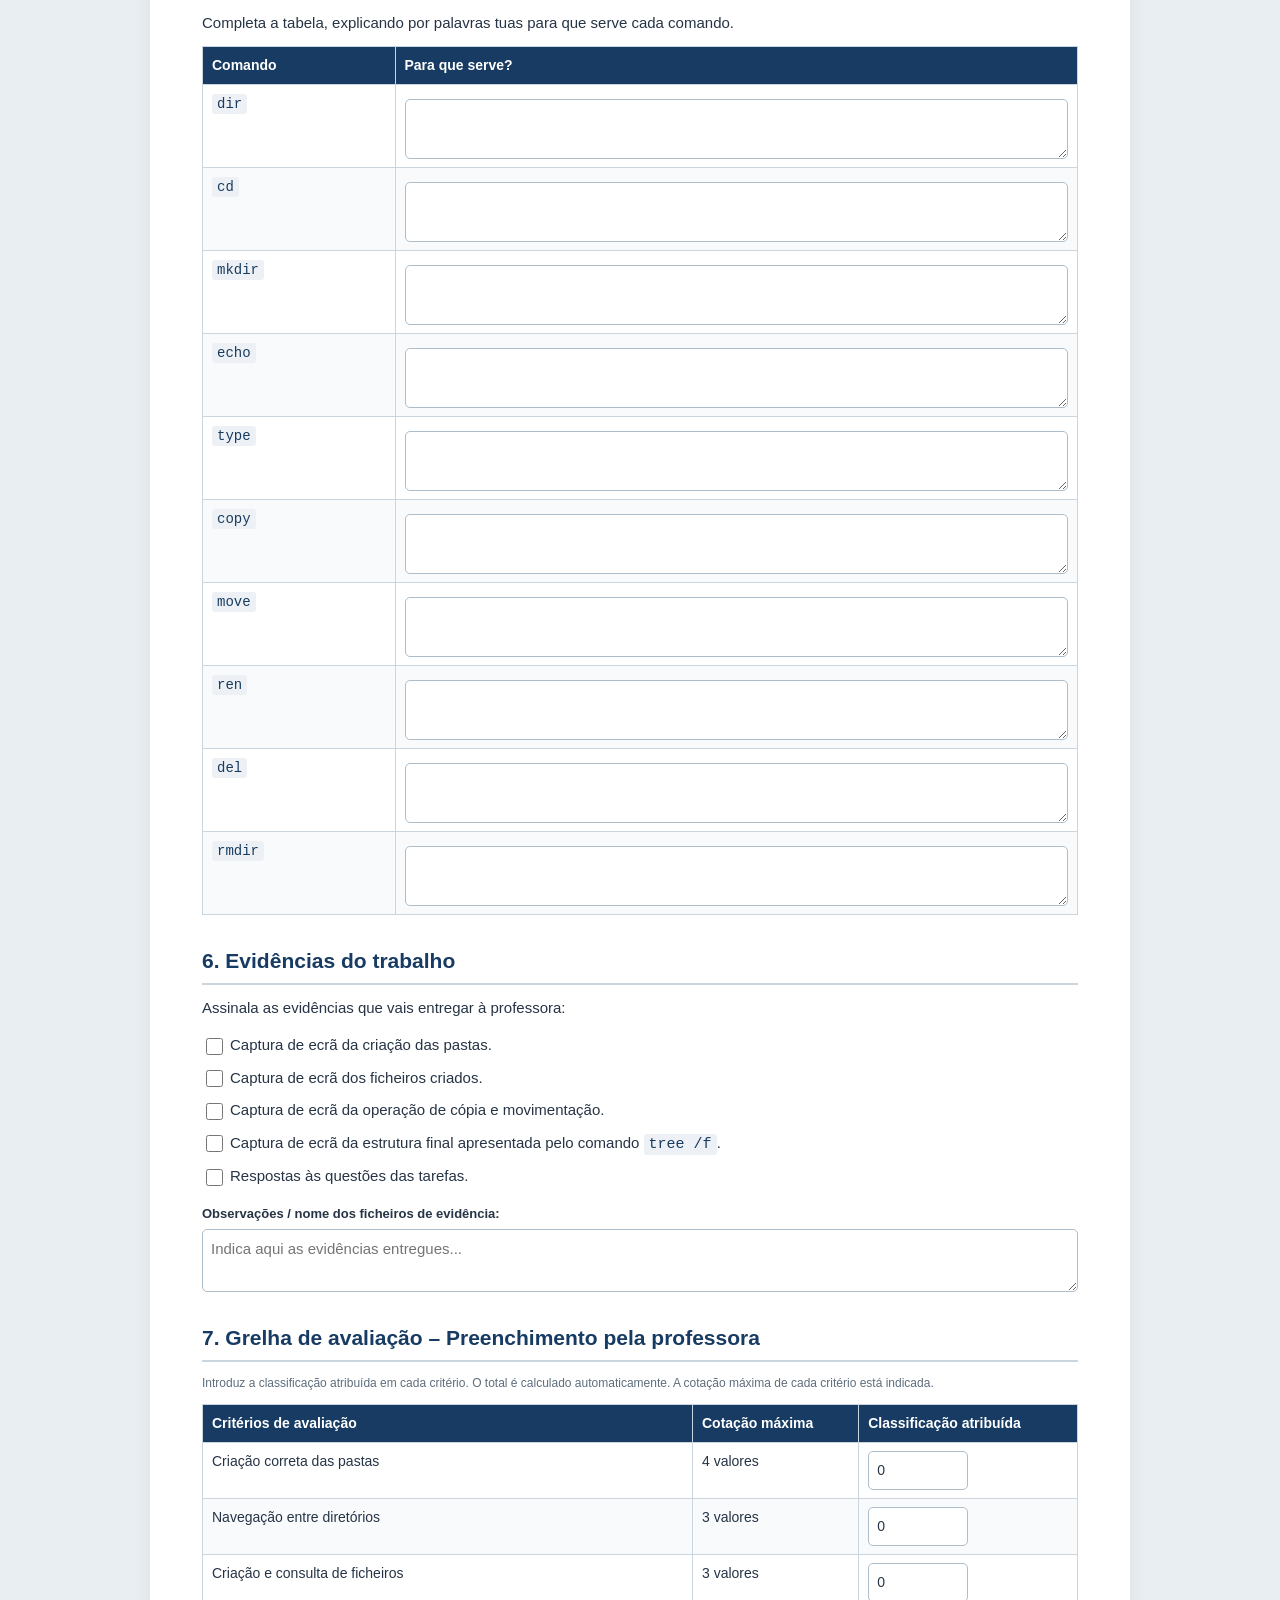
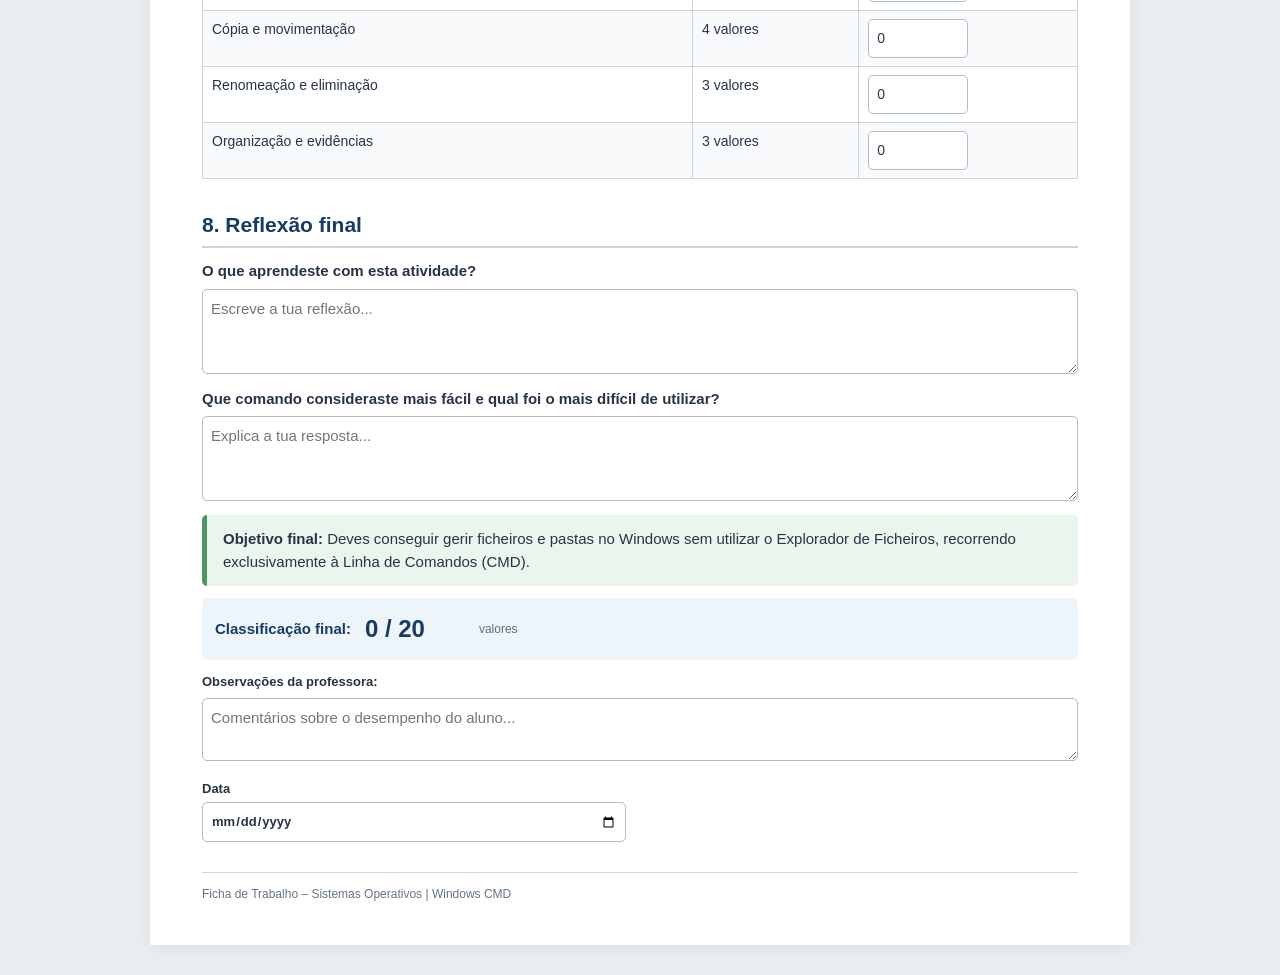
<file: Ficha_3_CMD.html>
<!DOCTYPE html>
<html lang="pt-PT">
<head>
<meta charset="UTF-8">
<meta name="viewport" content="width=device-width, initial-scale=1">
<title>Ficha - Comandos básicos do Windows CMD</title>
<style>
:root{--navy:#173b63;--blue:#245b8f;--pale:#edf4fa;--line:#cbd5df;--ink:#263445;--green:#eaf5ee;--amber:#fff4df}
*{box-sizing:border-box}
body{margin:0;background:#e9eef3;color:var(--ink);font:15px/1.5 Arial,sans-serif}
.toolbar{max-width:980px;margin:18px auto;display:flex;gap:10px;justify-content:flex-end;flex-wrap:wrap;padding:0 12px}
button{border:0;border-radius:6px;padding:11px 17px;background:var(--navy);color:#fff;font-weight:bold;cursor:pointer}
button.secondary{background:#52677c}
.sheet{max-width:980px;margin:0 auto 30px;background:#fff;padding:42px 52px;box-shadow:0 3px 18px #0001}
header{border-bottom:4px solid var(--navy);padding-bottom:17px;margin-bottom:22px}
h1{color:var(--navy);font-size:29px;line-height:1.2;margin:0}
.subtitle{font-size:19px;color:#45617d;margin:5px 0}
.tags{display:flex;gap:8px;flex-wrap:wrap;margin-top:12px}
.tag{background:var(--pale);color:var(--navy);padding:4px 10px;border-radius:20px;font-size:12px;font-weight:bold}
.student{display:grid;grid-template-columns:2fr 1fr 1fr;gap:14px;margin:18px 0}
label.field-label{display:block;font-weight:bold;font-size:13px}
input[type=text],input[type=date],input[type=number],textarea{font:inherit;color:var(--ink);border:1px solid #aebdca;border-radius:5px;padding:8px;width:100%;background:#fff}
.student input{margin-top:4px}
textarea{min-height:54px;resize:vertical;display:block;margin-top:6px}
textarea.short{min-height:42px}
textarea.long{min-height:85px}
h2{font-size:21px;color:var(--navy);border-bottom:2px solid var(--line);padding-bottom:6px;margin:30px 0 12px}
h3{font-size:17px;color:var(--blue);margin:22px 0 8px}
p{margin:8px 0}
.objectives,.note,.warning,.goal{padding:13px 16px;border-radius:5px;margin:12px 0}
.objectives{background:var(--pale);border-left:5px solid var(--blue)}
.note,.goal{background:var(--green);border-left:5px solid #4c9564}
.warning{background:var(--amber);border-left:5px solid #d89a25}
table{width:100%;border-collapse:collapse;margin:12px 0 18px;font-size:14px}
th,td{border:1px solid var(--line);padding:8px 9px;text-align:left;vertical-align:top}
th{background:var(--navy);color:white}
tr:nth-child(even) td{background:#f8fafc}
code,pre,.tree{font-family:Consolas,"Courier New",monospace}
code{background:#edf1f5;padding:2px 5px;border-radius:3px;color:#183c60}
pre{background:#172331;color:#e9f1fa;padding:12px 15px;border-radius:6px;white-space:pre-wrap;overflow-wrap:anywhere;margin:9px 0}
.tree{background:#f7f9fb;border:1px solid var(--line);padding:13px 18px;border-radius:6px;white-space:pre-wrap;line-height:1.8}
.question{margin:10px 0 14px}
.question label{font-weight:600;display:block}
.checks{list-style:none;padding:0}
.checks li{margin:9px 0}
.checks input{width:17px;height:17px;vertical-align:middle;margin-right:7px}
.score-input{max-width:100px}
.totalbox{display:flex;align-items:center;gap:14px;flex-wrap:wrap;background:var(--pale);padding:13px;border-radius:6px;margin-top:12px}
.totalbox strong{color:var(--navy)}
#total{font-size:24px;font-weight:bold;color:var(--navy);min-width:100px}
.small{font-size:12px;color:#5e6e7d}
.footer{border-top:1px solid var(--line);margin-top:30px;padding-top:12px;font-size:12px;color:#647487}
@media(max-width:700px){.sheet{padding:24px 16px;margin:0}.student{grid-template-columns:1fr}h1{font-size:25px}.toolbar{justify-content:center}}
@media print{
 @page{size:A4;margin:13mm}
 body{background:#fff;font-size:10.5pt}
 .toolbar{display:none!important}
 .sheet{max-width:none;margin:0;padding:0;box-shadow:none}
 input,textarea{border:1px solid #777!important;background:#fff!important;color:#000!important}
 textarea{resize:none;overflow:visible}
 h2,h3{break-after:avoid}
 pre,.tree,table,.objectives,.note,.warning,.goal{break-inside:avoid}
 .question{break-inside:avoid}
 .score-input{max-width:85px}
}
</style>
</head>
<body>
<div class="toolbar">
<!-- <button type="button" class="secondary" onclick="limparFicha()">Limpar respostas</button>-->
 <button type="button" onclick="window.print()">Imprimir / Guardar em PDF</button>
</div>

<main class="sheet">
<header>
 <h1>Ficha de Trabalho</h1>
 <p class="subtitle"><strong>Comandos básicos do Windows – Modo Texto (CMD)</strong></p>
 <div class="tags"><span class="tag">EPG - Professora Maria Dias</span><span class="tag">Windows</span><span class="tag">Linha de Comandos</span><span class="tag">90 minutos</span></div>
</header>

<div class="student">
 <label class="field-label">Nome do aluno<input type="text" id="aluno" placeholder="Escreve o teu nome"></label>
 <label class="field-label">Turma<input type="text" id="turma" placeholder="Turma"></label>
 <label class="field-label">Data<input type="date" id="data"></label>
</div>

<section class="objectives"><strong>Objetivos de aprendizagem</strong>
<ul>
<li>Abrir e utilizar a Linha de Comandos (CMD).</li>
<li>Navegar entre diretórios e consultar o seu conteúdo.</li>
<li>Criar pastas e ficheiros.</li>
<li>Copiar, mover, renomear e eliminar ficheiros e pastas.</li>
<li>Utilizar comandos básicos do Windows em modo texto.</li>
</ul></section>

<h2>1. Conhecer os comandos</h2>
<p>Consulta a tabela antes de iniciares as tarefas.</p>
<table><thead><tr><th>Comando</th><th>Função</th></tr></thead><tbody>
<tr><td><code>dir</code></td><td>Lista ficheiros e pastas do diretório atual.</td></tr>
<tr><td><code>cd</code></td><td>Mostra ou altera o diretório atual.</td></tr>
<tr><td><code>cd ..</code></td><td>Volta à pasta anterior (pasta acima).</td></tr>
<tr><td><code>cd \</code></td><td>Vai para a raiz da unidade atual.</td></tr>
<tr><td><code>mkdir</code> / <code>md</code></td><td>Cria uma pasta.</td></tr>
<tr><td><code>echo</code></td><td>Escreve texto; com <code>&gt;</code> permite criar um ficheiro.</td></tr>
<tr><td><code>type</code></td><td>Mostra o conteúdo de um ficheiro de texto.</td></tr>
<tr><td><code>copy</code></td><td>Copia ficheiros.</td></tr>
<tr><td><code>move</code></td><td>Move ficheiros ou pastas.</td></tr>
<tr><td><code>ren</code></td><td>Altera o nome de um ficheiro ou pasta.</td></tr>
<tr><td><code>del</code></td><td>Elimina ficheiros.</td></tr>
<tr><td><code>rmdir</code></td><td>Elimina uma pasta vazia.</td></tr>
<tr><td><code>cls</code></td><td>Limpa o ecrã da Linha de Comandos.</td></tr>
</tbody></table>

<h2>2. Preparação do exercício</h2>
<ol><li>Abre o menu Iniciar do Windows.</li><li>Escreve <code>cmd</code> e abre a aplicação <strong>Linha de Comandos</strong>.</li><li>Cria a pasta de trabalho e entra nela:</li></ol>
<pre>mkdir C:\Exercicio_CMD
cd C:\Exercicio_CMD</pre>
<div class="note">Estás agora dentro da tua pasta de trabalho. Realiza as tarefas seguintes nesta pasta, salvo indicação em contrário.</div>

<h2>3. Parte prática – Vamos trabalhar!</h2>
<h3>Tarefa 1 – Criar pastas</h3>
<p>Cria a seguinte estrutura dentro de <code>C:\Exercicio_CMD</code>:</p>
<div class="tree">Exercicio_CMD
├── Documentos
├── Imagens
└── Backup</div>
<pre>mkdir Documentos
mkdir Imagens
mkdir Backup
dir</pre>
<div class="question"><label>1. Que comando utilizaste para criar as pastas?</label><textarea class="short" placeholder="Escreve a tua resposta..."></textarea></div>
<div class="question"><label>2. Que informação apresenta o comando <code>dir</code>?</label><textarea class="short" placeholder="Escreve a tua resposta..."></textarea></div>
<div class="question"><label>3. Quantas pastas criaste?</label><textarea class="short" placeholder="Escreve a tua resposta..."></textarea></div>

<h3>Tarefa 2 – Navegar entre pastas</h3>
<p>Executa os comandos, um de cada vez:</p>
<pre>cd Documentos
cd
cd ..
cd Imagens
cd ..</pre>
<div class="question"><label>1. Para que serve o comando <code>cd</code>?</label><textarea class="short" placeholder="Escreve a tua resposta..."></textarea></div>
<div class="question"><label>2. O que acontece quando executas <code>cd ..</code>?</label><textarea class="short" placeholder="Escreve a tua resposta..."></textarea></div>
<div class="question"><label>3. Que comando permite saber em que diretório estás?</label><textarea class="short" placeholder="Escreve a tua resposta..."></textarea></div>

<h3>Tarefa 3 – Criar ficheiros</h3>
<p>Entra na pasta Documentos e cria três ficheiros:</p>
<pre>cd Documentos
echo O meu primeiro ficheiro &gt; trabalho.txt
echo Este e um exercicio de Windows &gt; notas.txt
echo Sistemas Operativos &gt; disciplina.txt
dir
type trabalho.txt</pre>
<div class="question"><label>1. Quantos ficheiros criaste?</label><textarea class="short" placeholder="Escreve a tua resposta..."></textarea></div>
<div class="question"><label>2. Para que serve o comando <code>echo</code>?</label><textarea class="short" placeholder="Escreve a tua resposta..."></textarea></div>
<div class="question"><label>3. Para que serve o comando <code>type</code>?</label><textarea class="short" placeholder="Escreve a tua resposta..."></textarea></div>
<div class="question"><label>4. Qual é a extensão dos ficheiros criados?</label><textarea class="short" placeholder="Escreve a tua resposta..."></textarea></div>

<h3>Tarefa 4 – Copiar ficheiros</h3>
<p>Regressa à pasta principal, copia o ficheiro e confirma:</p>
<pre>cd ..
copy Documentos\trabalho.txt Backup
dir Backup</pre>
<div class="question"><label>1. Qual foi o comando utilizado para copiar o ficheiro?</label><textarea class="short" placeholder="Escreve a tua resposta..."></textarea></div>
<div class="question"><label>2. O ficheiro original continua na pasta Documentos?</label><textarea class="short" placeholder="Escreve a tua resposta..."></textarea></div>
<div class="question"><label>3. Em que pasta ficou a cópia?</label><textarea class="short" placeholder="Escreve a tua resposta..."></textarea></div>

<h3>Tarefa 5 – Mover ficheiros</h3>
<p>Move o ficheiro <code>notas.txt</code> de Documentos para Imagens:</p>
<pre>move Documentos\notas.txt Imagens
dir Documentos
dir Imagens</pre>
<div class="question"><label>1. Qual é a diferença entre copiar e mover um ficheiro?</label><textarea class="short" placeholder="Escreve a tua resposta..."></textarea></div>
<div class="question"><label>2. O ficheiro <code>notas.txt</code> continua na pasta Documentos?</label><textarea class="short" placeholder="Escreve a tua resposta..."></textarea></div>
<div class="question"><label>3. Em que pasta se encontra agora?</label><textarea class="short" placeholder="Escreve a tua resposta..."></textarea></div>

<h3>Tarefa 6 – Alterar o nome de um ficheiro</h3>
<p>Altera o nome de <code>disciplina.txt</code> para <code>informatica.txt</code> e confirma:</p>
<pre>ren Documentos\disciplina.txt informatica.txt
dir Documentos</pre>
<div class="question"><label>1. Que comando utilizaste para mudar o nome?</label><textarea class="short" placeholder="Escreve a tua resposta..."></textarea></div>
<div class="question"><label>2. O conteúdo do ficheiro foi alterado?</label><textarea class="short" placeholder="Escreve a tua resposta..."></textarea></div>
<div class="question"><label>3. Qual é o novo nome do ficheiro?</label><textarea class="short" placeholder="Escreve a tua resposta..."></textarea></div>

<h3>Tarefa 7 – Eliminar ficheiros e pastas</h3>
<p>Elimina a cópia de segurança, cria uma pasta temporária e elimina-a:</p>
<pre>del Backup\trabalho.txt
dir Backup
mkdir Temporaria
rmdir Temporaria
dir</pre>
<div class="warning"><strong>Atenção!</strong> Antes de utilizares <code>del</code> ou <code>rmdir</code>, confirma sempre o caminho. Estes comandos podem eliminar dados sem os colocar na Reciclagem. O comando <code>rmdir</code>, sem opções adicionais, elimina apenas pastas vazias.</div>
<div class="question"><label>1. Que comando permite eliminar um ficheiro?</label><textarea class="short" placeholder="Escreve a tua resposta..."></textarea></div>
<div class="question"><label>2. Que comando permite eliminar uma pasta vazia?</label><textarea class="short" placeholder="Escreve a tua resposta..."></textarea></div>
<div class="question"><label>3. Qual é a diferença entre <code>del</code> e <code>rmdir</code>?</label><textarea class="short" placeholder="Escreve a tua resposta..."></textarea></div>

<h2>4. Desafio final – Faz sozinho!</h2>
<p><strong>Situação:</strong> Uma empresa pediu-te para organizares os ficheiros de um novo funcionário. Realiza as operações sem consultares os exemplos anteriores.</p>
<div class="tree">Funcionario
├── Pessoal
│   ├── dados.txt
│   └── contacto.txt
├── Trabalho
│   └── tarefas.txt
└── Copias</div>
<ol>
<li>Criar a pasta <code>Funcionario</code> e entrar nela.</li>
<li>Criar as subpastas <code>Pessoal</code>, <code>Trabalho</code> e <code>Copias</code>.</li>
<li>Criar <code>dados.txt</code> e <code>contacto.txt</code> dentro de Pessoal.</li>
<li>Criar <code>tarefas.txt</code> dentro de Trabalho.</li>
<li>Escrever uma frase em cada ficheiro.</li>
<li>Copiar <code>dados.txt</code> para Copias.</li>
<li>Mover <code>contacto.txt</code> para Trabalho.</li>
<li>Renomear <code>tarefas.txt</code> para <code>tarefas_2026.txt</code>.</li>
<li>Apresentar a estrutura final com <code>tree /f</code>.</li>
</ol>
<label class="field-label">Regista os comandos que utilizaste no desafio:</label>
<textarea class="long" placeholder="Escreve aqui os comandos, por ordem..."></textarea>
<label class="field-label" style="margin-top:12px">O desafio foi concluído?</label>
<textarea class="short" placeholder="Indica se concluíste e se tiveste dificuldades."></textarea>

<h2>5. Registo de aprendizagem</h2>
<p>Completa a tabela, explicando por palavras tuas para que serve cada comando.</p>
<table><thead><tr><th style="width:22%">Comando</th><th>Para que serve?</th></tr></thead><tbody>
<tr><td><code>dir</code></td><td><textarea class="short" aria-label="Função de dir"></textarea></td></tr>
<tr><td><code>cd</code></td><td><textarea class="short" aria-label="Função de cd"></textarea></td></tr>
<tr><td><code>mkdir</code></td><td><textarea class="short" aria-label="Função de mkdir"></textarea></td></tr>
<tr><td><code>echo</code></td><td><textarea class="short" aria-label="Função de echo"></textarea></td></tr>
<tr><td><code>type</code></td><td><textarea class="short" aria-label="Função de type"></textarea></td></tr>
<tr><td><code>copy</code></td><td><textarea class="short" aria-label="Função de copy"></textarea></td></tr>
<tr><td><code>move</code></td><td><textarea class="short" aria-label="Função de move"></textarea></td></tr>
<tr><td><code>ren</code></td><td><textarea class="short" aria-label="Função de ren"></textarea></td></tr>
<tr><td><code>del</code></td><td><textarea class="short" aria-label="Função de del"></textarea></td></tr>
<tr><td><code>rmdir</code></td><td><textarea class="short" aria-label="Função de rmdir"></textarea></td></tr>
</tbody></table>

<h2>6. Evidências do trabalho</h2>
<p>Assinala as evidências que vais entregar à professora:</p>
<ul class="checks">
<li><label><input type="checkbox">Captura de ecrã da criação das pastas.</label></li>
<li><label><input type="checkbox">Captura de ecrã dos ficheiros criados.</label></li>
<li><label><input type="checkbox">Captura de ecrã da operação de cópia e movimentação.</label></li>
<li><label><input type="checkbox">Captura de ecrã da estrutura final apresentada pelo comando <code>tree /f</code>.</label></li>
<li><label><input type="checkbox">Respostas às questões das tarefas.</label></li>
</ul>
<label class="field-label">Observações / nome dos ficheiros de evidência:</label>
<textarea class="short" placeholder="Indica aqui as evidências entregues..."></textarea>

<h2>7. Grelha de avaliação – Preenchimento pela professora</h2>
<p class="small">Introduz a classificação atribuída em cada critério. O total é calculado automaticamente. A cotação máxima de cada critério está indicada.</p>
<table id="rubrica"><thead><tr><th>Critérios de avaliação</th><th style="width:19%">Cotação máxima</th><th style="width:25%">Classificação atribuída</th></tr></thead>
<tbody>
<tr><td>Criação correta das pastas</td><td>4 valores</td><td><input class="score-input score" type="number" min="0" max="4" step="0.5" value="0" aria-label="Classificação criação de pastas"></td></tr>
<tr><td>Navegação entre diretórios</td><td>3 valores</td><td><input class="score-input score" type="number" min="0" max="3" step="0.5" value="0" aria-label="Classificação navegação"></td></tr>
<tr><td>Criação e consulta de ficheiros</td><td>3 valores</td><td><input class="score-input score" type="number" min="0" max="3" step="0.5" value="0" aria-label="Classificação ficheiros"></td></tr>
<tr><td>Cópia e movimentação</td><td>4 valores</td><td><input class="score-input score" type="number" min="0" max="4" step="0.5" value="0" aria-label="Classificação cópia e movimentação"></td></tr>
<tr><td>Renomeação e eliminação</td><td>3 valores</td><td><input class="score-input score" type="number" min="0" max="3" step="0.5" value="0" aria-label="Classificação renomeação e eliminação"></td></tr>
<tr><td>Organização e evidências</td><td>3 valores</td><td><input class="score-input score" type="number" min="0" max="3" step="0.5" value="0" aria-label="Classificação organização e evidências"></td></tr>
</tbody></table>


<h2>8. Reflexão final</h2>
<div class="question"><label>O que aprendeste com esta atividade?</label><textarea class="long" placeholder="Escreve a tua reflexão..."></textarea></div>
<div class="question"><label>Que comando consideraste mais fácil e qual foi o mais difícil de utilizar?</label><textarea class="long" placeholder="Explica a tua resposta..."></textarea></div>
<div class="goal"><strong>Objetivo final:</strong> Deves conseguir gerir ficheiros e pastas no Windows sem utilizar o Explorador de Ficheiros, recorrendo exclusivamente à Linha de Comandos (CMD).</div>

<div class="totalbox"><strong>Classificação final:</strong><span id="total" aria-live="polite">0 / 20</span><span class="small">valores</span></div>
<label class="field-label" style="margin-top:12px">Observações da professora:</label>
<textarea class="short" placeholder="Comentários sobre o desempenho do aluno..."></textarea>
<div class="student" style="margin-top:18px">
<label class="field-label">Data<input type="date"></label>
</div>
<div class="footer">Ficha de Trabalho – Sistemas Operativos | Windows CMD</div>
</main>

<script>
function atualizarTotal(){
 const campos=[...document.querySelectorAll('.score')];
 let soma=0;
 campos.forEach(c=>{
   const max=Number(c.max);
   let v=Number(c.value);
   if(!Number.isFinite(v)) v=0;
   v=Math.max(0,Math.min(max,v));
   c.value=v;
   soma+=v;
 });
 document.getElementById('total').textContent=(Math.round(soma*10)/10).toString().replace('.',',')+' / 20';
}
document.querySelectorAll('.score').forEach(c=>c.addEventListener('input',atualizarTotal));
function limparFicha(){
 if(!confirm('Tens a certeza de que pretendes apagar todas as respostas e classificações?')) return;
 document.querySelectorAll('textarea,input[type="text"],input[type="date"]').forEach(el=>el.value='');
 document.querySelectorAll('input[type="checkbox"]').forEach(el=>el.checked=false);
 document.querySelectorAll('.score').forEach(el=>el.value=0);
 atualizarTotal();
}
atualizarTotal();
</script>
</body>
</html>
</file>
<file: style.css>
*{box-sizing:border-box}html{scroll-behavior:smooth}body{margin:0;font-family:Arial,Helvetica,sans-serif;background:#f4f7fb;color:#253247;line-height:1.6}.topbar{position:sticky;top:0;z-index:20;height:64px;background:#17365d;color:#fff;display:flex;align-items:center;justify-content:space-between;padding:0 24px;box-shadow:0 2px 10px #0002}.brand{font-size:1.2rem;font-weight:700}.menu-btn{display:none;background:none;border:0;color:#fff;font-size:1.6rem}.layout{display:flex;min-height:calc(100vh - 64px)}.sidebar{width:280px;background:#fff;border-right:1px solid #dce3ed;position:sticky;top:64px;height:calc(100vh - 64px);overflow-y:auto;padding:22px 14px}.sidebar h3{margin:0 10px 14px;color:#17365d}.sidebar nav{display:flex;flex-direction:column;gap:4px}.sidebar a{text-decoration:none;color:#40516a;padding:9px 11px;border-radius:8px;font-size:.94rem}.sidebar a:hover{background:#eaf2fb;color:#17365d}.content{width:min(1100px,100%);padding:34px;margin:auto}.hero{background:linear-gradient(135deg,#17365d,#2e75b6);color:#fff;border-radius:18px;padding:38px;box-shadow:0 10px 30px #17365d22}.hero h1{font-size:2.5rem;margin:8px 0}.hero p{font-size:1.1rem;max-width:760px}.badge{display:inline-block;background:#ffffff22;border:1px solid #ffffff55;border-radius:999px;padding:5px 12px}.hero-grid{display:grid;grid-template-columns:repeat(3,1fr);gap:14px;margin-top:25px}.hero-grid div{background:#ffffff15;border:1px solid #ffffff30;border-radius:12px;padding:15px}.topic{background:#fff;border:1px solid #dce3ed;border-radius:16px;padding:28px;margin-top:24px;box-shadow:0 4px 16px #1b365d0b}.topic h2{color:#17365d;margin-top:0;border-bottom:2px solid #e8eef5;padding-bottom:10px}.topic h3{color:#245b91}.cards{display:grid;grid-template-columns:repeat(4,1fr);gap:14px}.card{background:#f5f8fc;border:1px solid #e0e7f0;border-radius:12px;padding:16px}.card h3{margin-top:0}.diagram{text-align:center;background:#eef5fc;border:2px dashed #9db8d5;border-radius:12px;padding:20px;font-size:1.15rem;margin:18px 0}.compare,.security-grid{display:grid;grid-template-columns:1fr 1fr;gap:18px}.compare>div,.security-grid>div{background:#f7f9fc;border:1px solid #dfe6ef;border-radius:12px;padding:20px}.callout{border-left:5px solid #2e75b6;background:#eef5fc;padding:15px;margin:18px 0}table{width:100%;border-collapse:collapse;margin:18px 0;background:#fff}th,td{border:1px solid #dce3ed;padding:10px;text-align:left}th{background:#edf3f9;color:#17365d}code{background:#eef1f5;padding:2px 5px;border-radius:4px;color:#8a2f5b}pre{background:#17202d;color:#e8eef5;padding:16px;border-radius:10px;overflow:auto}details{margin:18px 0;border:1px solid #cfdbe8;border-radius:10px;background:#f9fbfd;padding:0}summary{cursor:pointer;font-weight:700;padding:14px;color:#17365d}details p,details pre{margin:0 16px 16px}.warning{background:#fff5dc;border-left:5px solid #d99a00;padding:14px;border-radius:6px}.task-final{background:#f4f8fc;border:2px solid #b8cee3;padding:20px;border-radius:12px}footer{text-align:center;padding:35px 10px;color:#66768b}footer a{color:#245b91;text-decoration:none}@media(max-width:900px){.sidebar{width:235px}.cards{grid-template-columns:repeat(2,1fr)}.hero-grid{grid-template-columns:1fr}}@media(max-width:700px){.menu-btn{display:block}.sidebar{position:fixed;left:-290px;z-index:15;transition:left .2s}.menu-open .sidebar{left:0}.content{padding:18px}.hero{padding:25px}.hero h1{font-size:2rem}.cards,.compare,.security-grid{grid-template-columns:1fr}table{font-size:.88rem;display:block;overflow-x:auto}.topic{padding:20px}}
</file>
